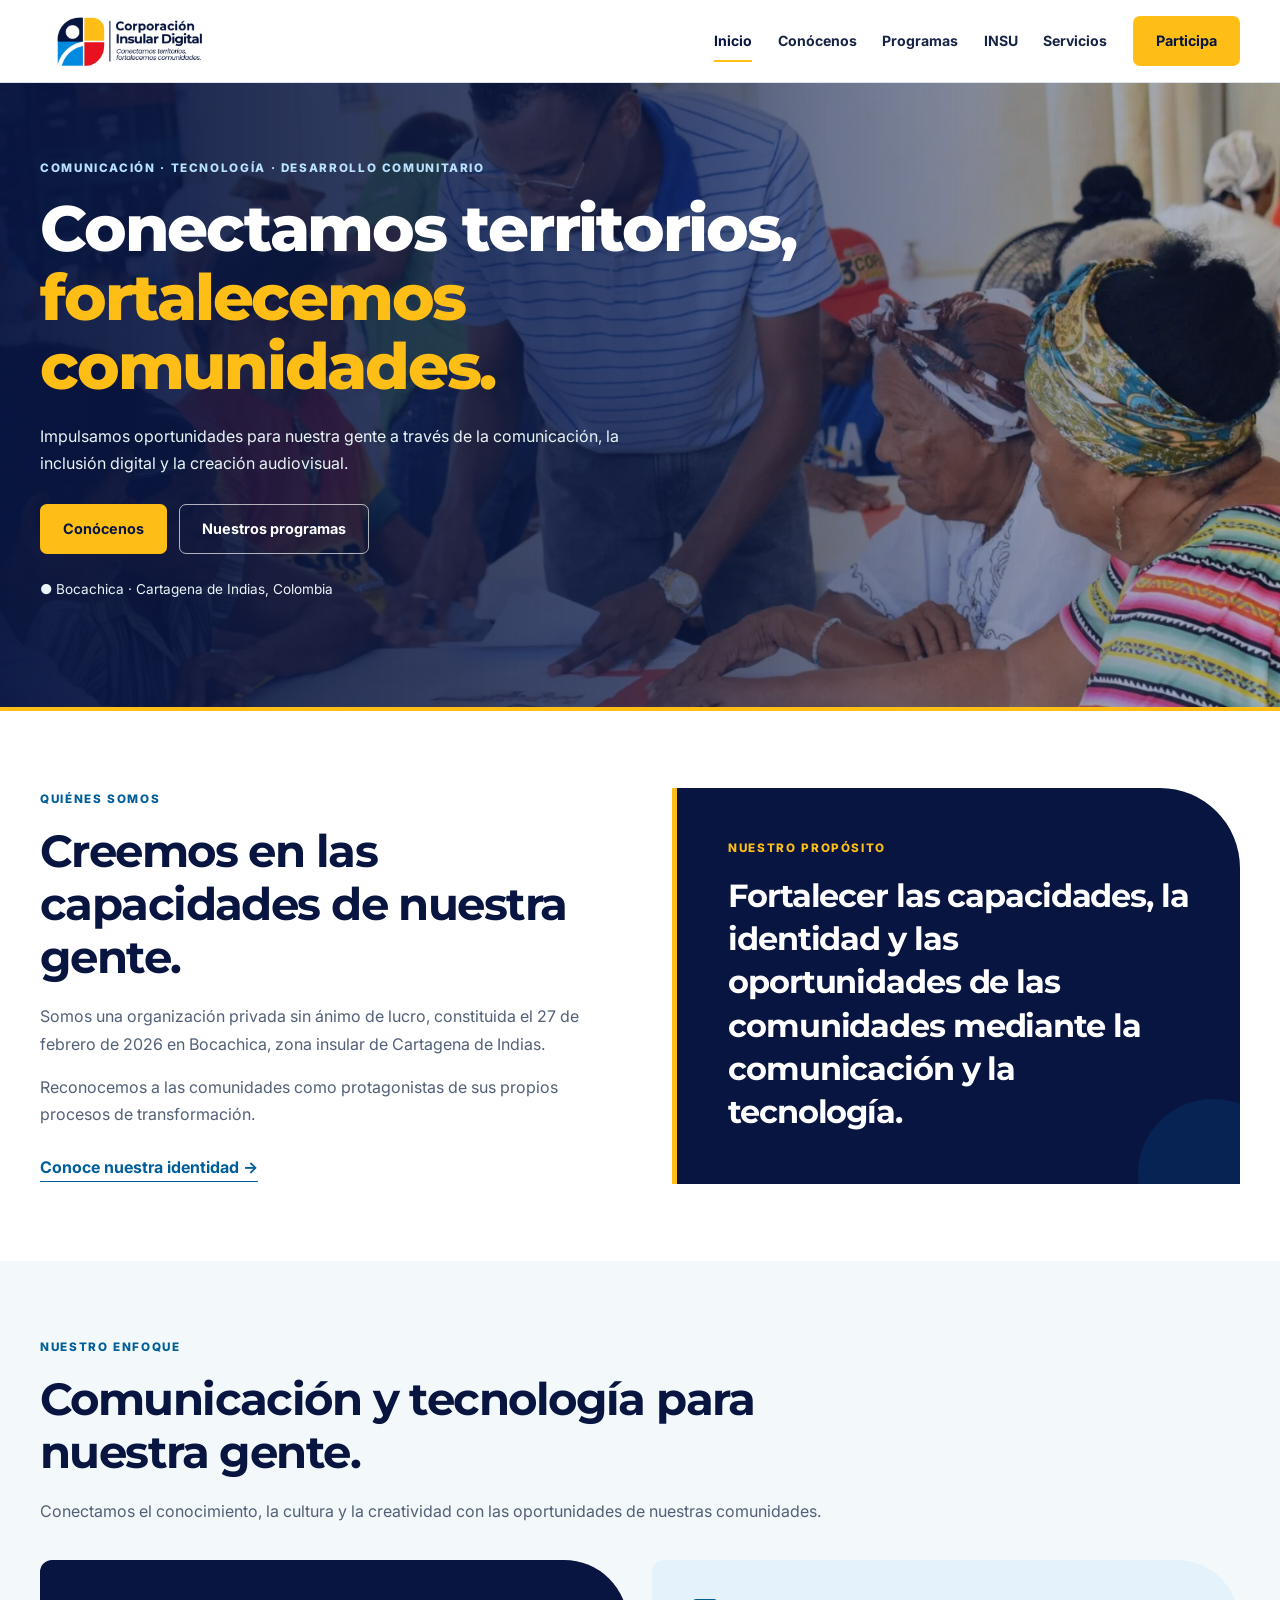
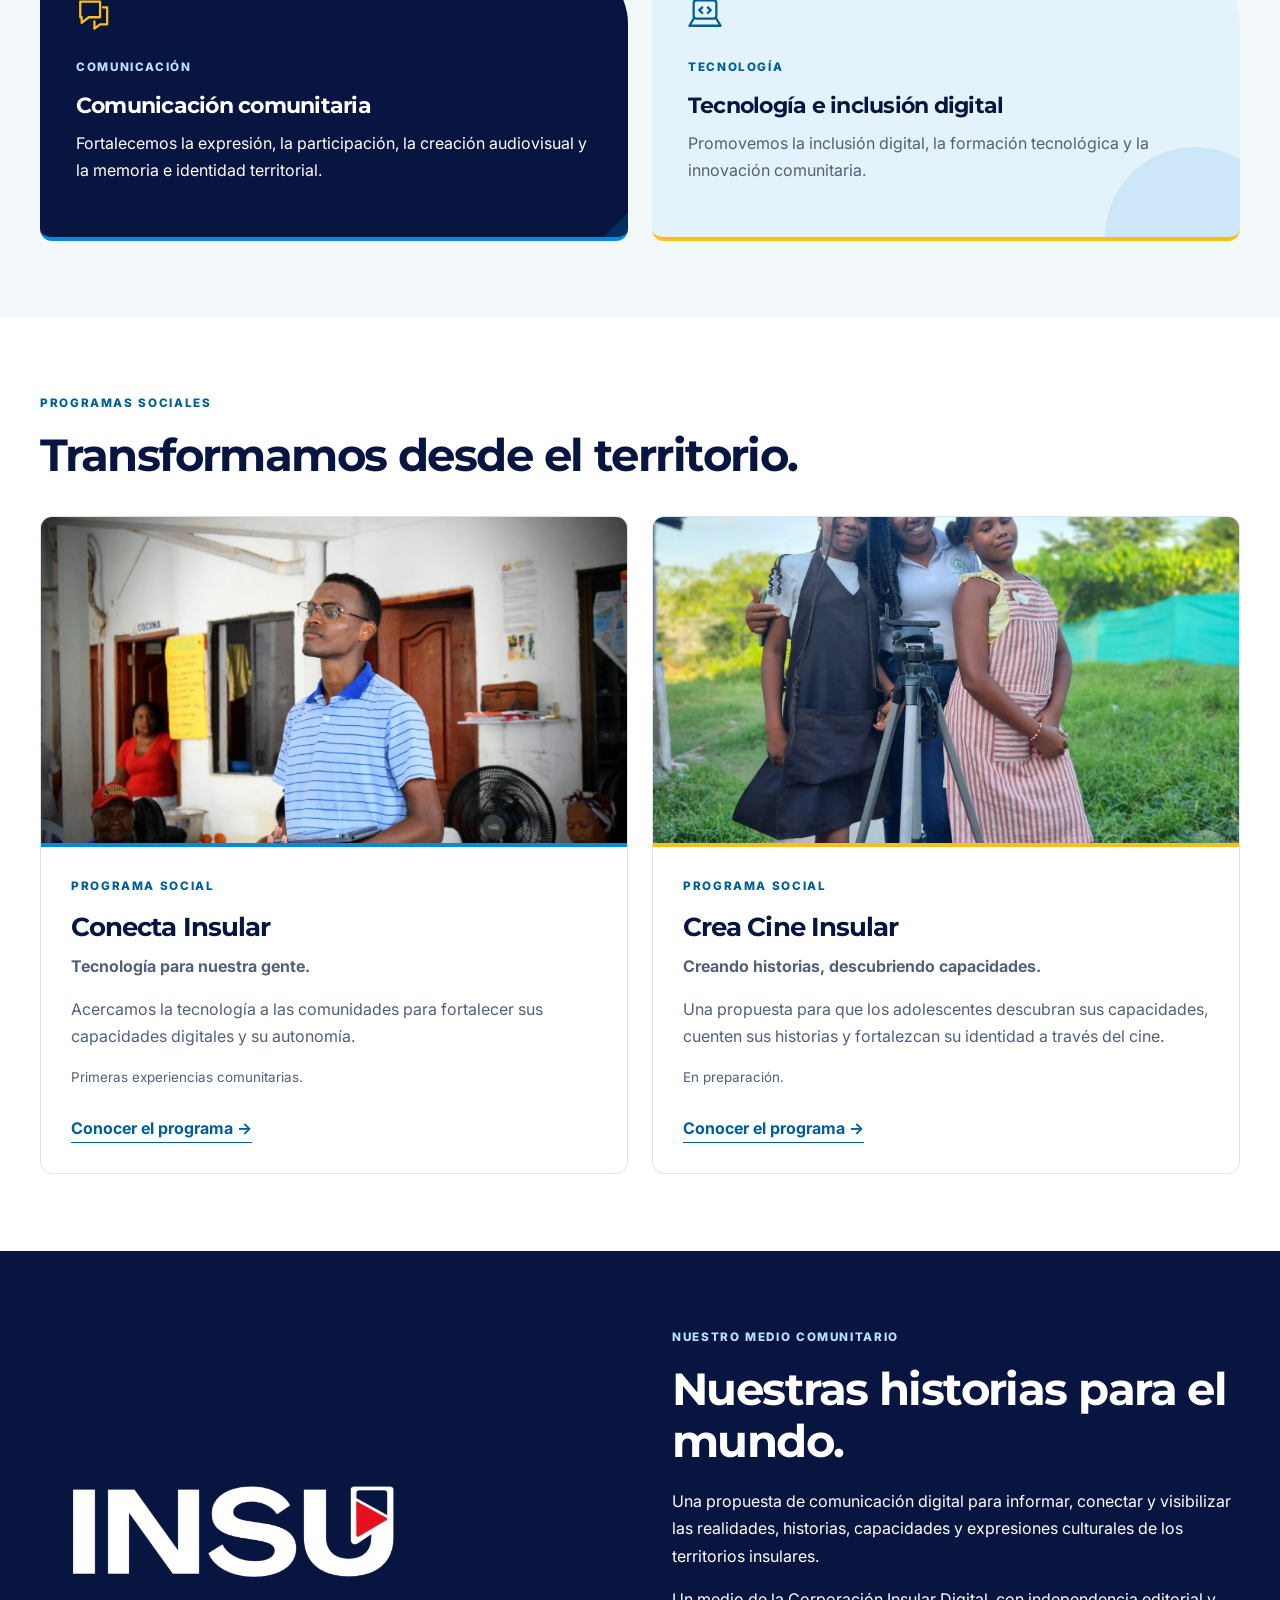
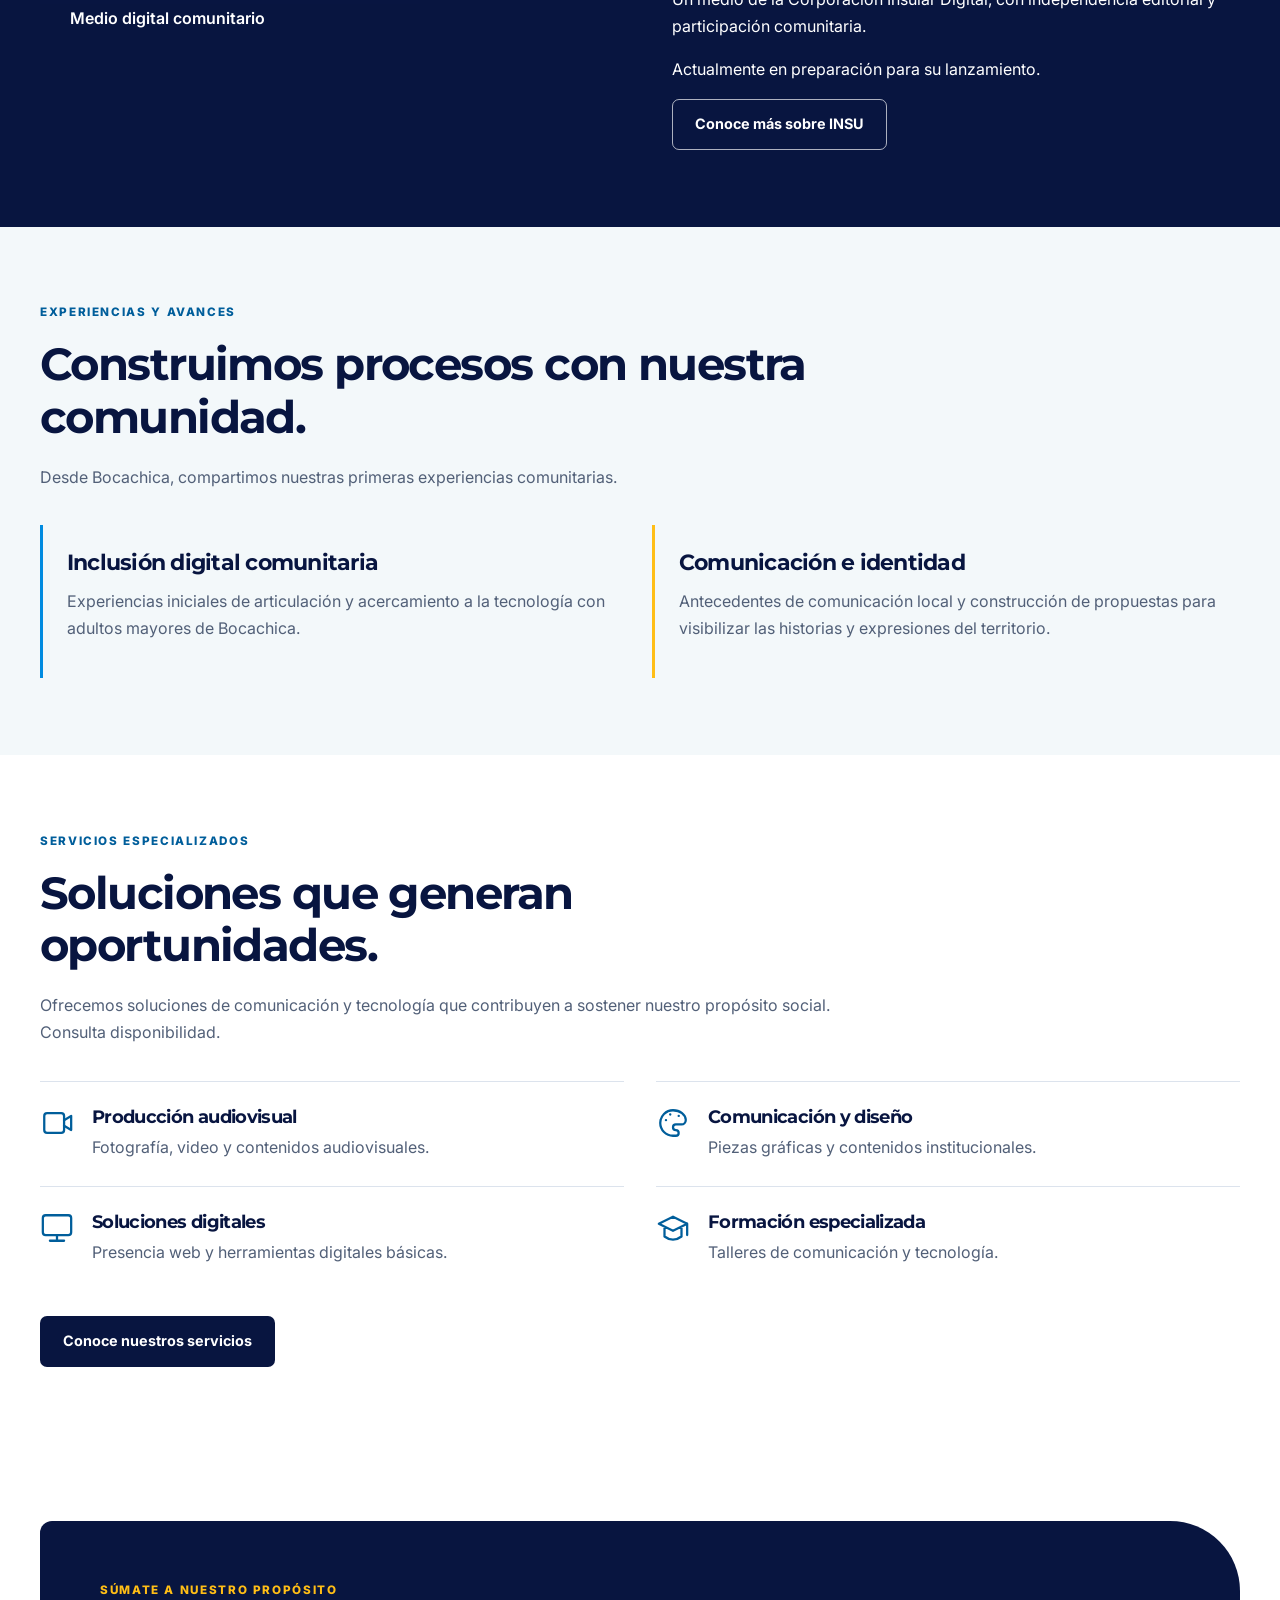
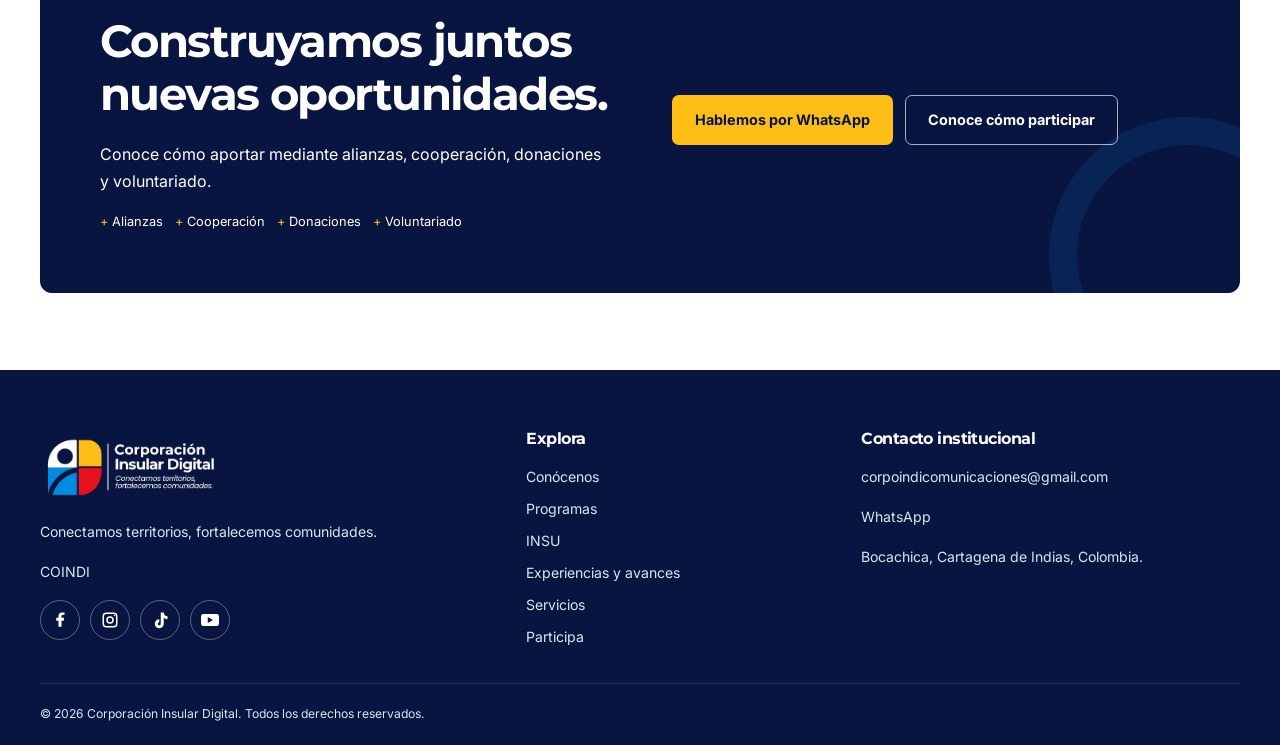
<file: index.html>
<!DOCTYPE html>
<html lang="es"><head><meta charset="utf-8"/><meta content="width=device-width, initial-scale=1" name="viewport"/><meta content="#081540" name="theme-color"/><meta content="Corporación Insular Digital. Comunicación, tecnología y desarrollo comunitario." name="description"/><title>Corporación Insular Digital | COINDI</title><link href="https://fonts.googleapis.com" rel="preconnect"/><link crossorigin="" href="https://fonts.gstatic.com" rel="preconnect"/><link href="https://fonts.googleapis.com/css2?family=Inter:wght@400;500;600;700&amp;family=Montserrat:wght@600;700;800&amp;display=swap" rel="stylesheet"/><link href="style.css?v=20261128-2" rel="stylesheet"/><style>
/* Inicio: logotipo de INSU integrado en el fondo institucional. */
#insu .insu-mark{background:transparent;border:0;border-radius:0;box-shadow:none;padding:0;overflow:visible;display:flex;flex-direction:column;align-items:flex-start;justify-content:center;gap:0;text-align:left;width:min(100%,380px);}
#insu .insu-mark::before,#insu .insu-mark::after{content:none;display:none;}
#insu .insu-logo-home{display:block;width:100%;height:auto;max-height:none;object-fit:contain;margin:0;}
#insu .insu-subtitle{display:block;width:100%;margin:0;padding:4px 0 0 8%;color:#fff;font-weight:600;font-size:1rem;line-height:1.3;}
@media(max-width:600px){#insu .insu-mark{width:min(100%,280px);}#insu .insu-subtitle{font-size:.95rem;}}
</style><style>main > .hero:before{background:linear-gradient(90deg,rgba(8,21,64,.96),rgba(8,21,64,.75) 48%,rgba(8,21,64,.25)),url('assets/bocachica-portada.jpg?v=20261128-2') center/cover no-repeat}</style></head><body>
<a class="skip" href="#contenido">Saltar al contenido</a><header><div class="wrap nav"><a class="brand" href="index.html"><img alt="Corporación Insular Digital" src="assets/logo-coindi-claro.png"/></a><button aria-controls="menu-principal" aria-expanded="false" aria-label="Abrir menú" class="toggle" id="boton-menu" type="button">☰</button><nav aria-label="Navegación principal" class="menu" id="menu-principal"><a aria-current="page" href="index.html">Inicio</a><a href="conocenos.html">Conócenos</a><a href="programas.html">Programas</a><a href="INSU.html">INSU</a><a href="servicios.html">Servicios</a><a class="btn yellow" href="participa.html">Participa</a></nav></div></header>
<main id="contenido"><section class="hero"><div class="wrap"><div class="hero-copy"><div class="eyebrow">Comunicación · Tecnología · Desarrollo comunitario</div><h1>Conectamos territorios, <span>fortalecemos comunidades.</span></h1><p>Impulsamos oportunidades para nuestra gente a través de la comunicación, la inclusión digital y la creación audiovisual.</p><div class="actions"><a class="btn yellow" href="conocenos.html">Conócenos</a><a class="btn white-outline" href="#programas">Nuestros programas</a></div><p class="location">● Bocachica · Cartagena de Indias, Colombia</p></div></div></section>
<section class="section" id="conocenos"><div class="wrap split"><div><div class="eyebrow">Quiénes somos</div><h2>Creemos en las capacidades de nuestra gente.</h2><p>Somos una organización privada sin ánimo de lucro, constituida el 27 de febrero de 2026 en Bocachica, zona insular de Cartagena de Indias.</p><p>Reconocemos a las comunidades como protagonistas de sus propios procesos de transformación.</p><a class="link" href="conocenos.html">Conoce nuestra identidad →</a></div><div class="purpose"><div class="eyebrow">Nuestro propósito</div><h3>Fortalecer las capacidades, la identidad y las oportunidades de las comunidades mediante la comunicación y la tecnología.</h3></div></div></section>
<section class="section light" id="ejes"><div class="wrap"><div class="intro"><div class="eyebrow">Nuestro enfoque</div><h2>Comunicación y tecnología para nuestra gente.</h2><p>Conectamos el conocimiento, la cultura y la creatividad con las oportunidades de nuestras comunidades.</p></div><div class="grid2"><article class="axis axis-dark"><svg class="line-icon" fill="none" stroke="currentColor" stroke-linecap="round" stroke-linejoin="round" stroke-width="1.6" viewbox="0 0 24 24"><path d="M3 4h14v11H9l-5 4v-4H3z M19 8h3v12h-5l-4 3v-5"></path></svg><div class="eyebrow">Comunicación</div><h3>Comunicación comunitaria</h3><p>Fortalecemos la expresión, la participación, la creación audiovisual y la memoria e identidad territorial.</p></article><article class="axis axis-light"><svg class="line-icon" fill="none" stroke="currentColor" stroke-linecap="round" stroke-linejoin="round" stroke-width="1.6" viewbox="0 0 24 24"><rect height="13" rx="2" width="16" x="4" y="3"></rect><path d="M4 16l-3 5h22l-3-5 M10 8l-2 2 2 2 M14 8l2 2-2 2"></path></svg><div class="eyebrow">Tecnología</div><h3>Tecnología e inclusión digital</h3><p>Promovemos la inclusión digital, la formación tecnológica y la innovación comunitaria.</p></article></div></div></section>
<section class="section light" id="programas"><div class="wrap"><div class="intro"><div class="eyebrow">Programas sociales</div><h2>Transformamos desde el territorio.</h2></div><div class="grid2"><article class="card program"><img alt="Herramientas de aprendizaje digital" loading="lazy" src="assets/alfabetizacion-digital.jpg?v=20261128-2"/><div class="content"><div class="eyebrow">Programa social</div><h3>Conecta Insular</h3><p class="program-claim">Tecnología para nuestra gente.</p><p>Acercamos la tecnología a las comunidades para fortalecer sus capacidades digitales y su autonomía.</p><p class="status">Primeras experiencias comunitarias.</p><a class="link" href="programas.html#alfabetizacion">Conocer el programa →</a></div></article><article class="card program accent"><img alt="Creación y narración audiovisual" loading="lazy" src="assets/crea-cine-insular.jpg?v=20261128-2"/><div class="content"><div class="eyebrow">Programa social</div><h3>Crea Cine Insular</h3><p class="program-claim">Creando historias, descubriendo capacidades.</p><p>Una propuesta para que los adolescentes descubran sus capacidades, cuenten sus historias y fortalezcan su identidad a través del cine.</p><p class="status">En preparación.</p><a class="link" href="programas.html#crea-cine">Conocer el programa →</a></div></article></div></div></section>
<section class="section insu inverse" id="insu"><div class="wrap split"><div class="insu-mark"><img src="assets/logo-insu-oscuro.png" alt="INSU" loading="lazy" class="insu-logo-home"/><span class="insu-subtitle">Medio digital comunitario</span></div><div><div class="eyebrow">Nuestro medio comunitario</div><h2>Nuestras historias para el mundo.</h2><p>Una propuesta de comunicación digital para informar, conectar y visibilizar las realidades, historias, capacidades y expresiones culturales de los territorios insulares.</p><p>Un medio de la Corporación Insular Digital, con independencia editorial y participación comunitaria.</p><p>Actualmente en preparación para su lanzamiento.</p><a class="btn white-outline" href="INSU.html">Conoce más sobre INSU</a></div></div></section>
<section class="section light" id="impacto"><div class="wrap"><div class="intro"><div class="eyebrow">Experiencias y avances</div><h2>Construimos procesos con nuestra comunidad.</h2><p>Desde Bocachica, compartimos nuestras primeras experiencias comunitarias.</p></div><div class="grid2"><article class="experience"><h3>Inclusión digital comunitaria</h3><p>Experiencias iniciales de articulación y acercamiento a la tecnología con adultos mayores de Bocachica.</p></article><article class="experience"><h3>Comunicación e identidad</h3><p>Antecedentes de comunicación local y construcción de propuestas para visibilizar las historias y expresiones del territorio.</p></article></div></div></section>
<section class="section" id="servicios"><div class="wrap"><div class="intro"><div class="eyebrow">Servicios especializados</div><h2>Soluciones que generan oportunidades.</h2><p>Ofrecemos soluciones de comunicación y tecnología que contribuyen a sostener nuestro propósito social. Consulta disponibilidad.</p></div><div class="service-list">
<article class="service"><svg aria-hidden="true" class="line-icon" fill="none" stroke="currentColor" stroke-linecap="round" stroke-linejoin="round" stroke-width="1.6" viewbox="0 0 24 24"><rect height="14" rx="2" width="14" x="3" y="5"></rect><path d="m17 10 5-3v10l-5-3"></path></svg><div><h3>Producción audiovisual</h3><p>Fotografía, video y contenidos audiovisuales.</p></div></article><article class="service"><svg aria-hidden="true" class="line-icon" fill="none" stroke="currentColor" stroke-linecap="round" stroke-linejoin="round" stroke-width="1.6" viewbox="0 0 24 24"><path d="M12 3a9 9 0 1 0 0 18h2a2 2 0 0 0 0-4 2 2 0 0 1 0-4h4a3 3 0 0 0 3-3c0-4-4-7-9-7z M7 10h.1 M10 6h.1 M16 7h.1"></path></svg><div><h3>Comunicación y diseño</h3><p>Piezas gráficas y contenidos institucionales.</p></div></article><article class="service"><svg aria-hidden="true" class="line-icon" fill="none" stroke="currentColor" stroke-linecap="round" stroke-linejoin="round" stroke-width="1.6" viewbox="0 0 24 24"><rect height="14" rx="2" width="20" x="2" y="3"></rect><path d="M12 17v4 M7 21h10"></path></svg><div><h3>Soluciones digitales</h3><p>Presencia web y herramientas digitales básicas.</p></div></article><article class="service"><svg aria-hidden="true" class="line-icon" fill="none" stroke="currentColor" stroke-linecap="round" stroke-linejoin="round" stroke-width="1.6" viewbox="0 0 24 24"><path d="m2 9 10-5 10 5-10 5z M6 11v7c4 3 8 3 12 0v-7 M22 9v8"></path></svg><div><h3>Formación especializada</h3><p>Talleres de comunicación y tecnología.</p></div></article></div><div class="actions"><a class="btn dark" href="servicios.html">Conoce nuestros servicios</a></div></div></section>
<section class="section call" id="participa"><div class="wrap split"><div><div class="eyebrow">Súmate a nuestro propósito</div><h2>Construyamos juntos nuevas oportunidades.</h2><p>Conoce cómo aportar mediante alianzas, cooperación, donaciones y voluntariado.</p><div class="participation-types"><span>Alianzas</span><span>Cooperación</span><span>Donaciones</span><span>Voluntariado</span></div></div><div class="actions"><a class="btn yellow" href="https://wa.me/573215978125?text=Hola%2C%20quiero%20apoyar%20a%20la%20Corporaci%C3%B3n">Hablemos por WhatsApp</a><a class="btn white-outline" href="participa.html">Conoce cómo participar</a></div></div></section></main>
<footer><div class="wrap"><div class="footer-grid"><div><img alt="Corporación Insular Digital" class="footer-logo" loading="lazy" src="assets/logo-coindi-oscuro.png"/><p>Conectamos territorios, fortalecemos comunidades.</p><p>COINDI</p><nav class="footer-social" aria-label="Redes sociales de COINDI"><a href="https://www.facebook.com/corpoindi" target="_blank" rel="noopener noreferrer" aria-label="Facebook de COINDI" title="Facebook"><svg viewBox="0 0 24 24" aria-hidden="true" focusable="false"><path fill-rule="evenodd" d="M14 21v-8h3l.5-4H14V7c0-1 .5-2 2-2h2V2h-3c-4 0-5 2-5 5v2H7v4h3v8z"/></svg></a><a href="https://www.instagram.com/corpoindi/" target="_blank" rel="noopener noreferrer" aria-label="Instagram de COINDI" title="Instagram"><svg viewBox="0 0 24 24" aria-hidden="true" focusable="false"><path fill-rule="evenodd" d="M7 2h10a5 5 0 0 1 5 5v10a5 5 0 0 1-5 5H7a5 5 0 0 1-5-5V7a5 5 0 0 1 5-5z M7 4a3 3 0 0 0-3 3v10a3 3 0 0 0 3 3h10a3 3 0 0 0 3-3V7a3 3 0 0 0-3-3z M12 7a5 5 0 1 0 0 10 5 5 0 0 0 0-10z M12 9a3 3 0 1 1 0 6 3 3 0 0 1 0-6z M18 5a1 1 0 1 0 0 2 1 1 0 0 0 0-2z"/></svg></a><a href="https://www.tiktok.com/@corpoindi" target="_blank" rel="noopener noreferrer" aria-label="TikTok de COINDI" title="TikTok"><svg viewBox="0 0 24 24" aria-hidden="true" focusable="false"><path fill-rule="evenodd" d="M13 2h4c0 3 2 5 5 5v4c-2 0-4-1-5-2v8a6 6 0 1 1-6-6v4a2 2 0 1 0 2 2z"/></svg></a><a href="https://www.youtube.com/@corpoindi" target="_blank" rel="noopener noreferrer" aria-label="YouTube de COINDI" title="YouTube"><svg viewBox="0 0 24 24" aria-hidden="true" focusable="false"><path fill-rule="evenodd" d="M3 4h18q3 0 3 4v8q0 4-3 4H3q-3 0-3-4V8q0-4 3-4z M9 8v8l7-4z"/></svg></a></nav></div><div><h3>Explora</h3><nav aria-label="Enlaces del pie de página" class="footer-links"><a href="conocenos.html">Conócenos</a><a href="programas.html">Programas</a><a href="INSU.html">INSU</a><a href="#impacto">Experiencias y avances</a><a href="servicios.html">Servicios</a><a href="participa.html">Participa</a></nav></div><div><h3>Contacto institucional</h3><p><a href="mailto:corpoindicomunicaciones@gmail.com">corpoindicomunicaciones@gmail.com</a></p><p><a href="https://wa.me/573215978125">WhatsApp</a></p><p>Bocachica, Cartagena de Indias, Colombia.</p></div></div><div class="legal">© <span id="anio">2026</span> Corporación Insular Digital. Todos los derechos reservados.</div></div></footer>
<script>const boton=document.getElementById('boton-menu'),menu=document.getElementById('menu-principal');function abrir(estado){menu.classList.toggle('open',estado);boton.setAttribute('aria-expanded',String(estado));boton.setAttribute('aria-label',estado?'Cerrar menú':'Abrir menú');boton.textContent=estado?'✕':'☰';}boton.addEventListener('click',()=>abrir(!menu.classList.contains('open')));menu.querySelectorAll('a').forEach(a=>a.addEventListener('click',()=>abrir(false)));document.addEventListener('click',e=>{if(!menu.contains(e.target)&&!boton.contains(e.target))abrir(false)});document.addEventListener('keydown',e=>{if(e.key==='Escape'&&menu.classList.contains('open')){abrir(false);boton.focus()}});window.matchMedia('(max-width:600px)').addEventListener('change',()=>abrir(false));document.getElementById('anio').textContent=new Date().getFullYear();document.documentElement.classList.add('js');</script></body></html>
</file>
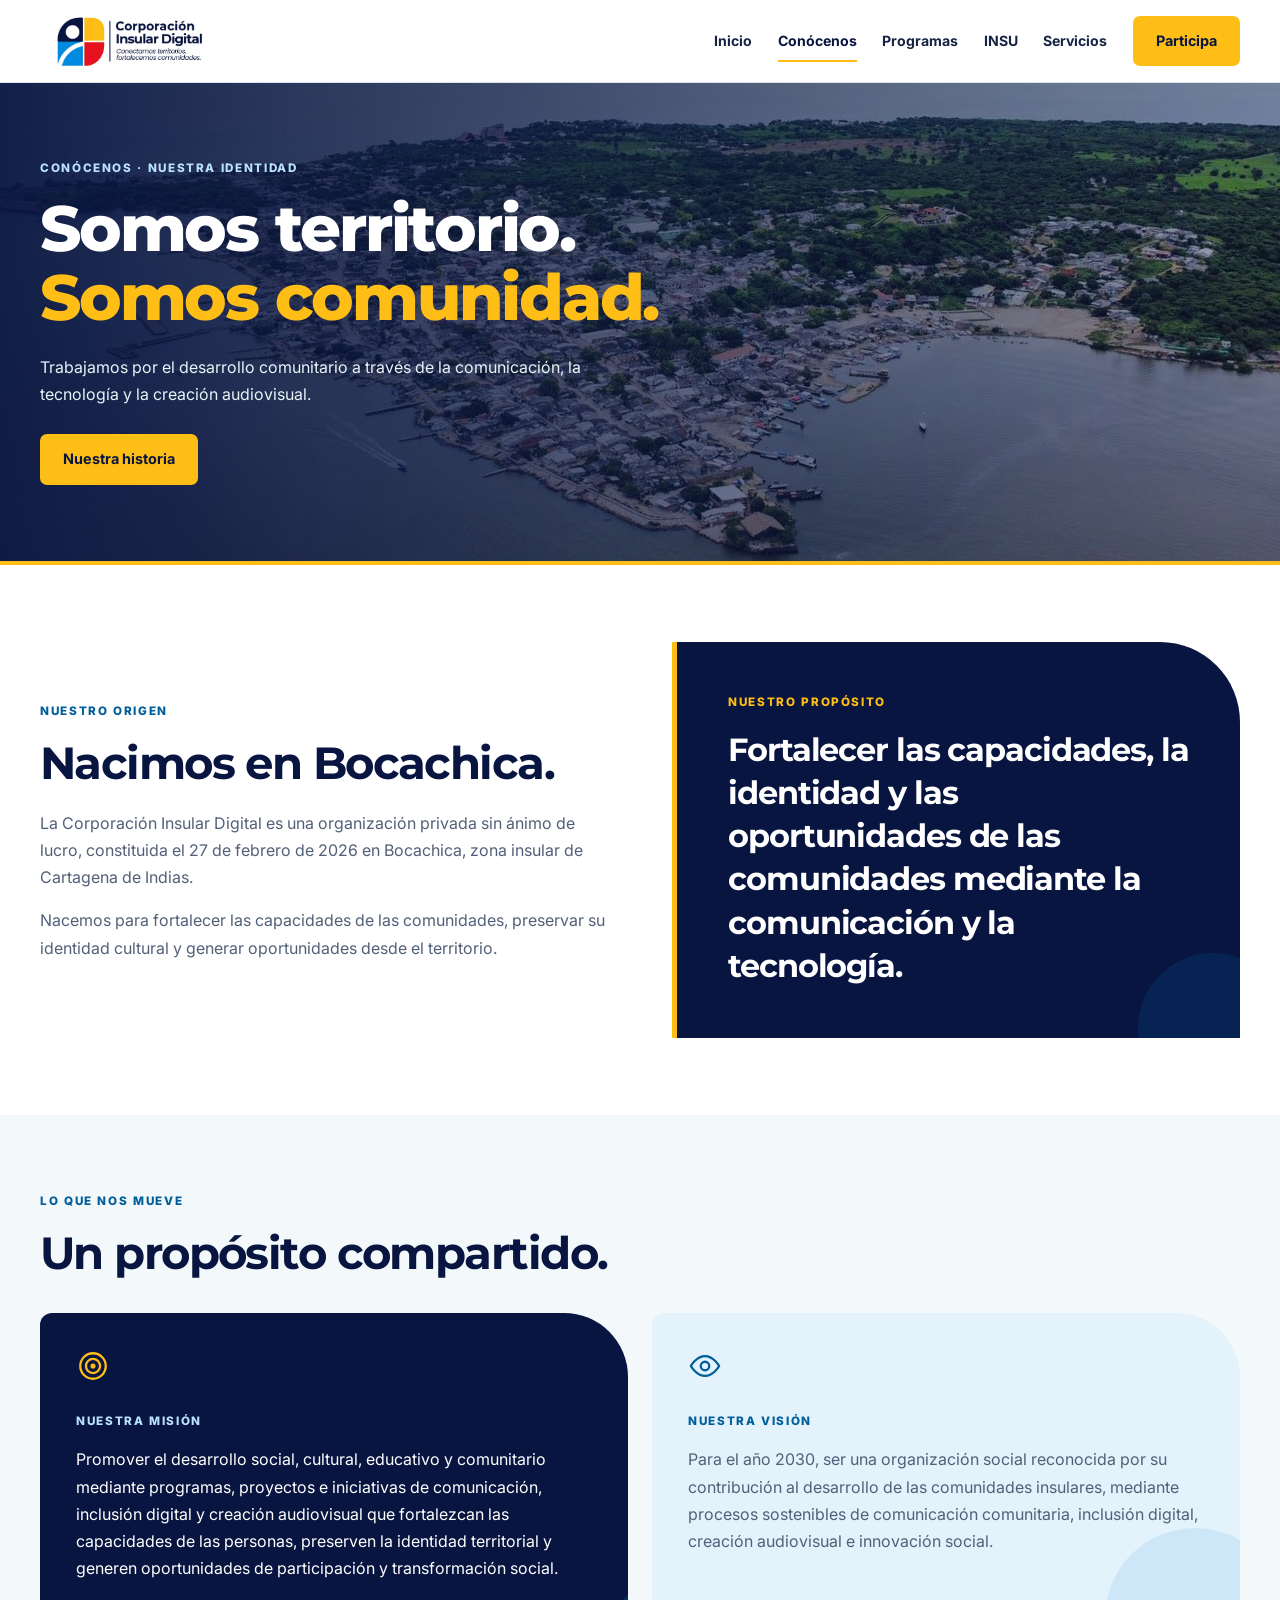
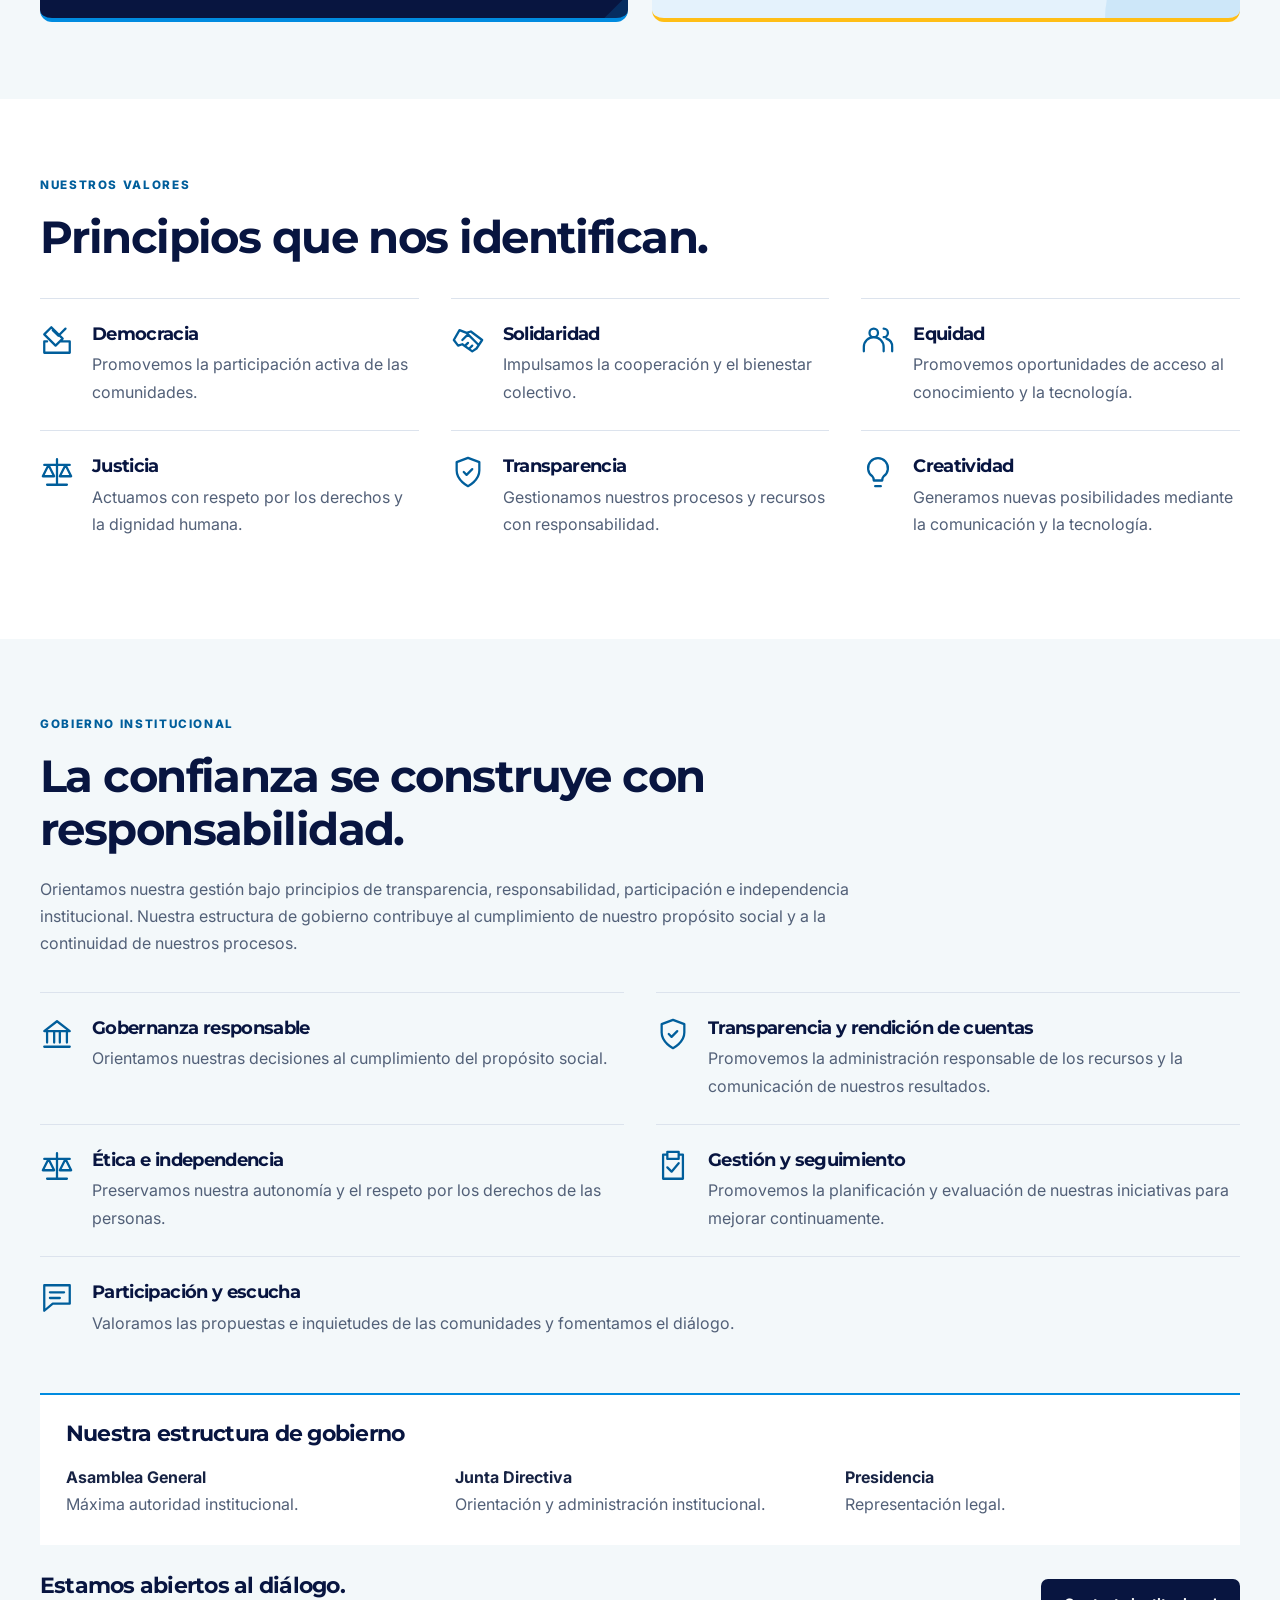
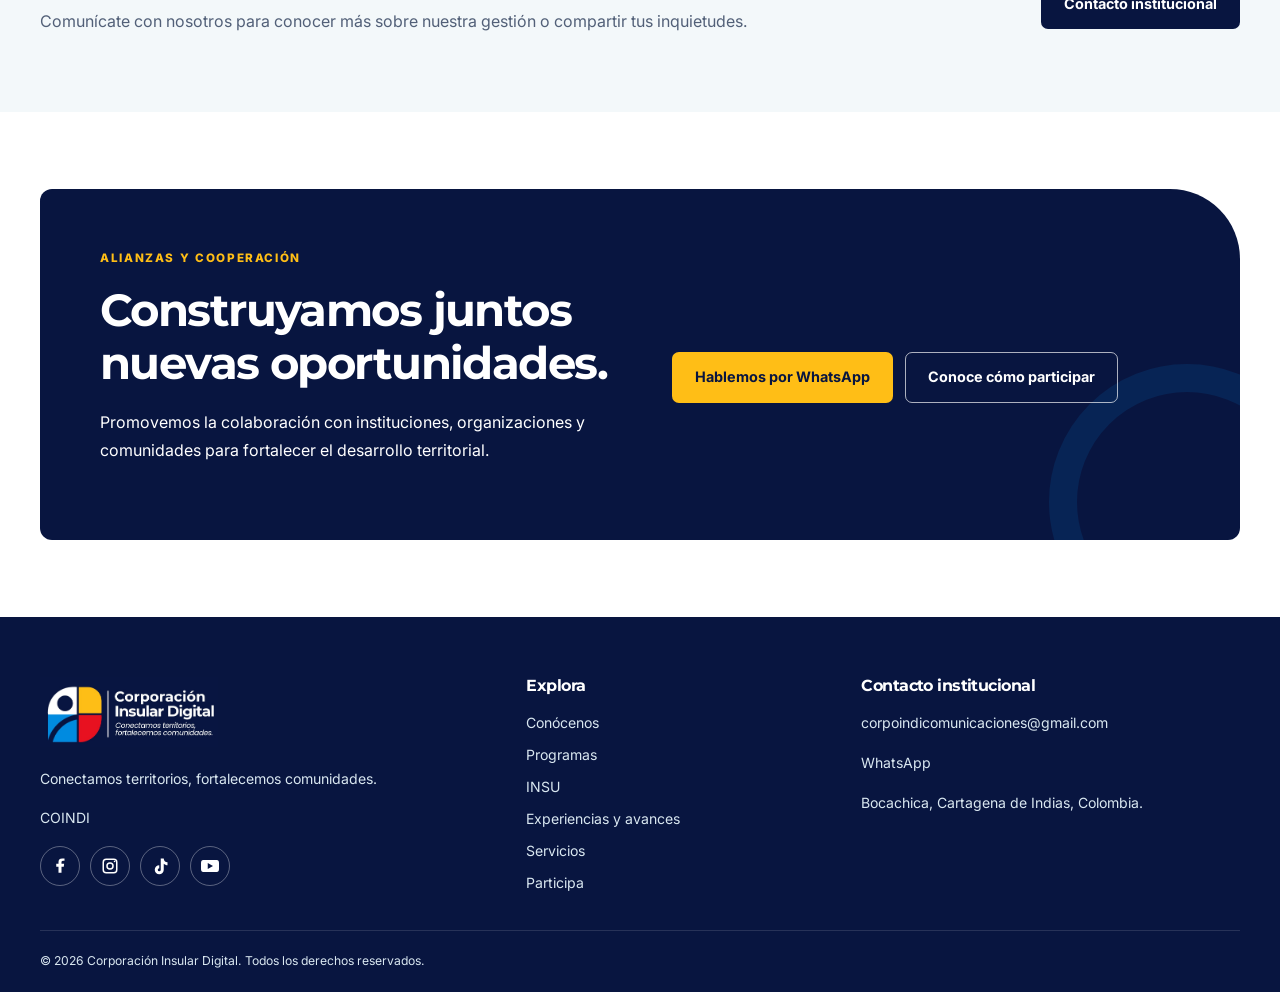
<file: conocenos.html>
<!DOCTYPE html>

<html lang="es"><head><meta charset="utf-8"/><meta content="width=device-width, initial-scale=1" name="viewport"/><meta content="#081540" name="theme-color"/><meta content="Conoce nuestra historia, propósito y valores." name="description"/><title>Conócenos | Corporación Insular Digital</title><link href="https://fonts.googleapis.com" rel="preconnect"/><link crossorigin="" href="https://fonts.gstatic.com" rel="preconnect"/><link href="style.css?v=20261127-6" rel="stylesheet"/><link href="https://fonts.googleapis.com/css2?family=Inter:wght@400;500;600;700&amp;family=Montserrat:wght@600;700;800&amp;display=swap" rel="stylesheet"/></head><body class="about-page">
<a class="skip" href="#contenido">Saltar al contenido</a><header><div class="wrap nav"><a class="brand" href="index.html"><img alt="Corporación Insular Digital" src="assets/logo-coindi-claro.png"/></a><button aria-controls="menu-principal" aria-expanded="false" aria-label="Abrir menú" class="toggle" id="boton-menu" type="button">☰</button><nav aria-label="Navegación principal" class="menu" id="menu-principal"><a href="index.html">Inicio</a><a aria-current="page" href="conocenos.html">Conócenos</a><a href="programas.html">Programas</a><a href="INSU.html">INSU</a><a href="servicios.html">Servicios</a><a class="btn yellow" href="participa.html">Participa</a></nav></div></header>
<main id="contenido"><section class="hero interior-hero"><div class="wrap"><div class="hero-copy"><div class="eyebrow">Conócenos · Nuestra identidad</div><h1>Somos territorio. <span>Somos comunidad.</span></h1><p>Trabajamos por el desarrollo comunitario a través de la comunicación, la tecnología y la creación audiovisual.</p><div class="actions"><a class="btn yellow" href="#historia">Nuestra historia</a></div></div></div></section>
<section class="section" id="historia"><div class="wrap split"><div><div class="eyebrow">Nuestro origen</div><h2>Nacimos en Bocachica.</h2><p>La Corporación Insular Digital es una organización privada sin ánimo de lucro, constituida el 27 de febrero de 2026 en Bocachica, zona insular de Cartagena de Indias.</p><p>Nacemos para fortalecer las capacidades de las comunidades, preservar su identidad cultural y generar oportunidades desde el territorio.</p></div><div class="purpose"><div class="eyebrow">Nuestro propósito</div><h3>Fortalecer las capacidades, la identidad y las oportunidades de las comunidades mediante la comunicación y la tecnología.</h3></div></div></section>
<section class="section light"><div class="wrap"><div class="intro"><div class="eyebrow">Lo que nos mueve</div><h2>Un propósito compartido.</h2></div><div class="grid2"><article class="axis axis-dark"><svg aria-hidden="true" class="line-icon" viewbox="0 0 24 24"><circle cx="12" cy="12" r="9"></circle><circle cx="12" cy="12" r="5"></circle><circle cx="12" cy="12" r="1"></circle></svg><div class="eyebrow">Nuestra misión</div><p>Promover el desarrollo social, cultural, educativo y comunitario mediante programas, proyectos e iniciativas de comunicación, inclusión digital y creación audiovisual que fortalezcan las capacidades de las personas, preserven la identidad territorial y generen oportunidades de participación y transformación social.</p></article><article class="axis axis-light"><svg aria-hidden="true" class="line-icon" viewbox="0 0 24 24"><path d="M2 12s4-7 10-7 10 7 10 7-4 7-10 7S2 12 2 12Z"></path><circle cx="12" cy="12" r="3"></circle></svg><div class="eyebrow">Nuestra visión</div><p>Para el año 2030, ser una organización social reconocida por su contribución al desarrollo de las comunidades insulares, mediante procesos sostenibles de comunicación comunitaria, inclusión digital, creación audiovisual e innovación social.</p></article></div></div></section>
<section class="section"><div class="wrap"><div class="intro"><div class="eyebrow">Nuestros valores</div><h2>Principios que nos identifican.</h2></div><div class="service-list values-grid"><article class="service"><svg aria-hidden="true" class="line-icon" fill="none" stroke="currentColor" stroke-linecap="round" stroke-linejoin="round" stroke-width="1.6" viewbox="0 0 24 24"><path d="m9 5 4 4 5-5M8 3l8 8-5 5-8-8zM5 13H3v8h18v-8h-6"></path></svg><div><h3>Democracia</h3><p>Promovemos la participación activa de las comunidades.</p></div></article><article class="service"><svg aria-hidden="true" class="line-icon" fill="none" stroke="currentColor" stroke-linecap="round" stroke-linejoin="round" stroke-width="1.6" viewbox="0 0 24 24"><path d="m2 12 4-7 5 2 3-1 8 6-4 6-3 2-7-5-3 1zM8 12l4-4 7 7M10 16l2-2M13 18l2-2"></path></svg><div><h3>Solidaridad</h3><p>Impulsamos la cooperación y el bienestar colectivo.</p></div></article><article class="service"><svg aria-hidden="true" class="line-icon" fill="none" stroke="currentColor" stroke-linecap="round" stroke-linejoin="round" stroke-width="1.6" viewbox="0 0 24 24"><circle cx="9" cy="7" r="3"></circle><path d="M2 20v-3a7 7 0 0 1 14 0v3M16 4a3 3 0 0 1 0 6M22 20v-3a6 6 0 0 0-4-6"></path></svg><div><h3>Equidad</h3><p>Promovemos oportunidades de acceso al conocimiento y la tecnología.</p></div></article><article class="service"><svg aria-hidden="true" class="line-icon" fill="none" stroke="currentColor" stroke-linecap="round" stroke-linejoin="round" stroke-width="1.6" viewbox="0 0 24 24"><path d="M12 3v18M5 21h14M3 7h18M6 7l-4 8h8L6 7ZM18 7l-4 8h8l-4-8Z"></path></svg><div><h3>Justicia</h3><p>Actuamos con respeto por los derechos y la dignidad humana.</p></div></article><article class="service"><svg aria-hidden="true" class="line-icon" fill="none" stroke="currentColor" stroke-linecap="round" stroke-linejoin="round" stroke-width="1.6" viewbox="0 0 24 24"><path d="M12 22s8-4 8-11V5l-8-3-8 3v6c0 7 8 11 8 11Z M9 12l2 2 4-4"></path></svg><div><h3>Transparencia</h3><p>Gestionamos nuestros procesos y recursos con responsabilidad.</p></div></article><article class="service"><svg aria-hidden="true" class="line-icon" fill="none" stroke="currentColor" stroke-linecap="round" stroke-linejoin="round" stroke-width="1.6" viewbox="0 0 24 24"><path d="M9 18h6M10 22h4M8 15a7 7 0 1 1 8 0c-1 1-1 2-1 3H9c0-1 0-2-1-3Z"></path></svg><div><h3>Creatividad</h3><p>Generamos nuevas posibilidades mediante la comunicación y la tecnología.</p></div></article></div></div></section><section class="section light" id="gobierno"><div class="wrap"><div class="intro"><div class="eyebrow">Gobierno institucional</div><h2>La confianza se construye con responsabilidad.</h2><p>Orientamos nuestra gestión bajo principios de transparencia, responsabilidad, participación e independencia institucional. Nuestra estructura de gobierno contribuye al cumplimiento de nuestro propósito social y a la continuidad de nuestros procesos.</p></div><div class="service-list trust-grid"><article class="service"><svg aria-hidden="true" class="line-icon" viewbox="0 0 24 24"><path d="M3 10h18L12 3 3 10ZM5 10v8M10 10v8M14 10v8M19 10v8M3 21h18"></path></svg><div><h3>Gobernanza responsable</h3><p>Orientamos nuestras decisiones al cumplimiento del propósito social.</p></div></article><article class="service"><svg aria-hidden="true" class="line-icon" viewbox="0 0 24 24"><path d="M12 22s8-4 8-11V5l-8-3-8 3v6c0 7 8 11 8 11ZM9 12l2 2 4-4"></path></svg><div><h3>Transparencia y rendición de cuentas</h3><p>Promovemos la administración responsable de los recursos y la comunicación de nuestros resultados.</p></div></article><article class="service"><svg aria-hidden="true" class="line-icon" viewbox="0 0 24 24"><path d="M12 3v18M5 21h14M3 7h18M6 7l-4 8h8L6 7ZM18 7l-4 8h8l-4-8Z"></path></svg><div><h3>Ética e independencia</h3><p>Preservamos nuestra autonomía y el respeto por los derechos de las personas.</p></div></article><article class="service"><svg aria-hidden="true" class="line-icon" viewbox="0 0 24 24"><path d="M8 4H5v17h14V4h-3M8 2h8v5H8zM8 13l3 3 5-6"></path></svg><div><h3>Gestión y seguimiento</h3><p>Promovemos la planificación y evaluación de nuestras iniciativas para mejorar continuamente.</p></div></article><article class="service"><svg aria-hidden="true" class="line-icon" viewbox="0 0 24 24"><path d="M3 3h18v13H9l-6 5V3ZM7 8h10M7 12h7"></path></svg><div><h3>Participación y escucha</h3><p>Valoramos las propuestas e inquietudes de las comunidades y fomentamos el diálogo.</p></div></article></div><div class="trust-structure"><h3>Nuestra estructura de gobierno</h3><div class="trust-org"><div><strong>Asamblea General</strong><p>Máxima autoridad institucional.</p></div><div><strong>Junta Directiva</strong><p>Orientación y administración institucional.</p></div><div><strong>Presidencia</strong><p>Representación legal.</p></div></div></div><div class="trust-contact"><div><h3>Estamos abiertos al diálogo.</h3><p>Comunícate con nosotros para conocer más sobre nuestra gestión o compartir tus inquietudes.</p></div><a class="btn dark" href="https://wa.me/573215978125">Contacto institucional</a></div></div></section><section class="section call"><div class="wrap split"><div><div class="eyebrow">Alianzas y cooperación</div><h2>Construyamos juntos nuevas oportunidades.</h2><p>Promovemos la colaboración con instituciones, organizaciones y comunidades para fortalecer el desarrollo territorial.</p></div><div class="actions"><a class="btn yellow" href="https://wa.me/573215978125">Hablemos por WhatsApp</a><a class="btn white-outline" href="participa.html">Conoce cómo participar</a></div></div></section></main>
<footer><div class="wrap"><div class="footer-grid"><div><img alt="Corporación Insular Digital" class="footer-logo" loading="lazy" src="assets/logo-coindi-oscuro.png"/><p>Conectamos territorios, fortalecemos comunidades.</p><p>COINDI</p><nav aria-label="Redes sociales de COINDI" class="footer-social"><a aria-label="Facebook de COINDI" href="https://www.facebook.com/corpoindi" rel="noopener noreferrer" target="_blank" title="Facebook"><svg aria-hidden="true" focusable="false" viewbox="0 0 24 24"><path d="M14 21v-8h3l.5-4H14V7c0-1 .5-2 2-2h2V2h-3c-4 0-5 2-5 5v2H7v4h3v8z" fill-rule="evenodd"></path></svg></a><a aria-label="Instagram de COINDI" href="https://www.instagram.com/corpoindi/" rel="noopener noreferrer" target="_blank" title="Instagram"><svg aria-hidden="true" focusable="false" viewbox="0 0 24 24"><path d="M7 2h10a5 5 0 0 1 5 5v10a5 5 0 0 1-5 5H7a5 5 0 0 1-5-5V7a5 5 0 0 1 5-5z M7 4a3 3 0 0 0-3 3v10a3 3 0 0 0 3 3h10a3 3 0 0 0 3-3V7a3 3 0 0 0-3-3z M12 7a5 5 0 1 0 0 10 5 5 0 0 0 0-10z M12 9a3 3 0 1 1 0 6 3 3 0 0 1 0-6z M18 5a1 1 0 1 0 0 2 1 1 0 0 0 0-2z" fill-rule="evenodd"></path></svg></a><a aria-label="TikTok de COINDI" href="https://www.tiktok.com/@corpoindi" rel="noopener noreferrer" target="_blank" title="TikTok"><svg aria-hidden="true" focusable="false" viewbox="0 0 24 24"><path d="M13 2h4c0 3 2 5 5 5v4c-2 0-4-1-5-2v8a6 6 0 1 1-6-6v4a2 2 0 1 0 2 2z" fill-rule="evenodd"></path></svg></a><a aria-label="YouTube de COINDI" href="https://www.youtube.com/@corpoindi" rel="noopener noreferrer" target="_blank" title="YouTube"><svg aria-hidden="true" focusable="false" viewbox="0 0 24 24"><path d="M3 4h18q3 0 3 4v8q0 4-3 4H3q-3 0-3-4V8q0-4 3-4z M9 8v8l7-4z" fill-rule="evenodd"></path></svg></a></nav></div><div><h3>Explora</h3><nav aria-label="Enlaces del pie de página" class="footer-links"><a href="conocenos.html">Conócenos</a><a href="programas.html">Programas</a><a href="INSU.html">INSU</a><a href="index.html#impacto">Experiencias y avances</a><a href="servicios.html">Servicios</a><a href="participa.html">Participa</a></nav></div><div><h3>Contacto institucional</h3><p><a href="mailto:corpoindicomunicaciones@gmail.com">corpoindicomunicaciones@gmail.com</a></p><p><a href="https://wa.me/573215978125">WhatsApp</a></p><p>Bocachica, Cartagena de Indias, Colombia.</p></div></div><div class="legal">© <span id="anio">2026</span> Corporación Insular Digital. Todos los derechos reservados.</div></div></footer>
<script>const boton=document.getElementById('boton-menu'),menu=document.getElementById('menu-principal');function abrir(estado){menu.classList.toggle('open',estado);boton.setAttribute('aria-expanded',String(estado));boton.setAttribute('aria-label',estado?'Cerrar menú':'Abrir menú');boton.textContent=estado?'✕':'☰';}boton.addEventListener('click',()=>abrir(!menu.classList.contains('open')));menu.querySelectorAll('a').forEach(a=>a.addEventListener('click',()=>abrir(false)));document.addEventListener('click',e=>{if(!menu.contains(e.target)&&!boton.contains(e.target))abrir(false)});document.addEventListener('keydown',e=>{if(e.key==='Escape'&&menu.classList.contains('open')){abrir(false);boton.focus()}});window.matchMedia('(max-width:600px)').addEventListener('change',()=>abrir(false));document.getElementById('anio').textContent=new Date().getFullYear();document.documentElement.classList.add('js');</script></body></html>
</file>
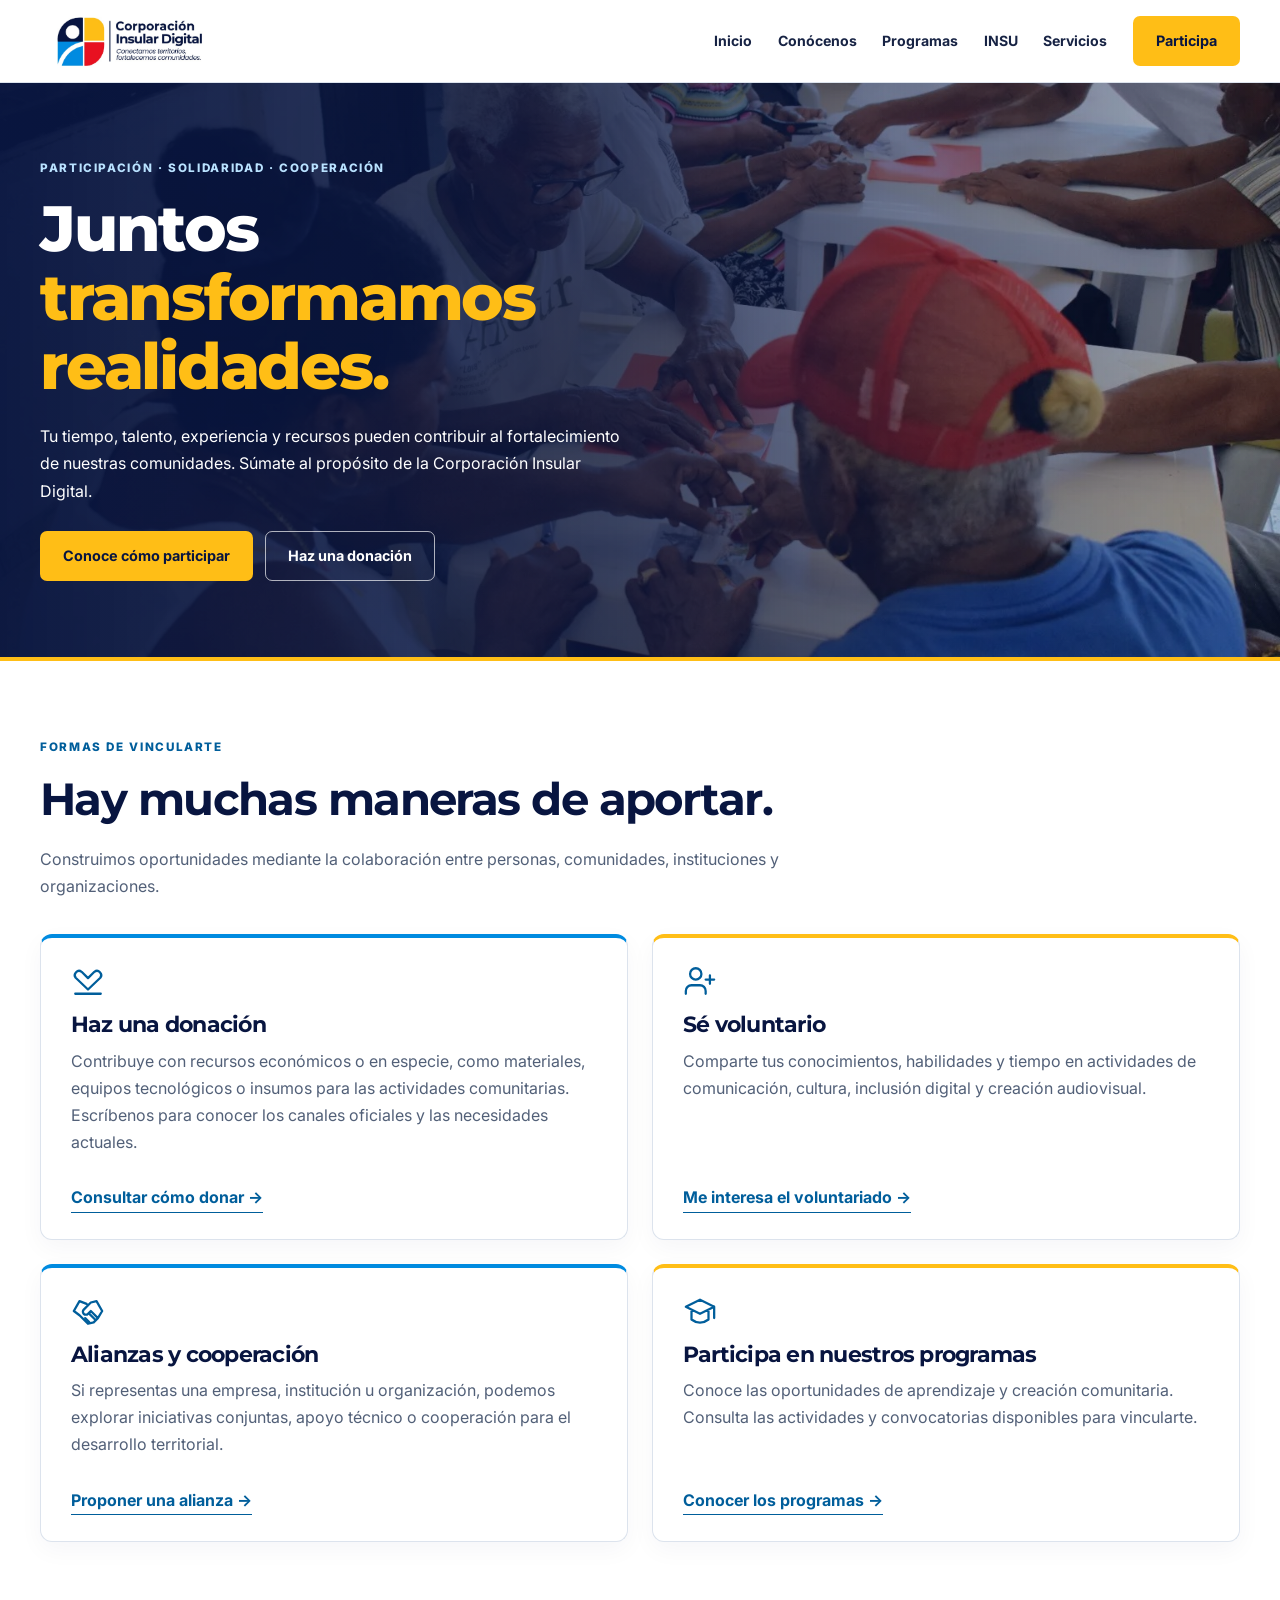
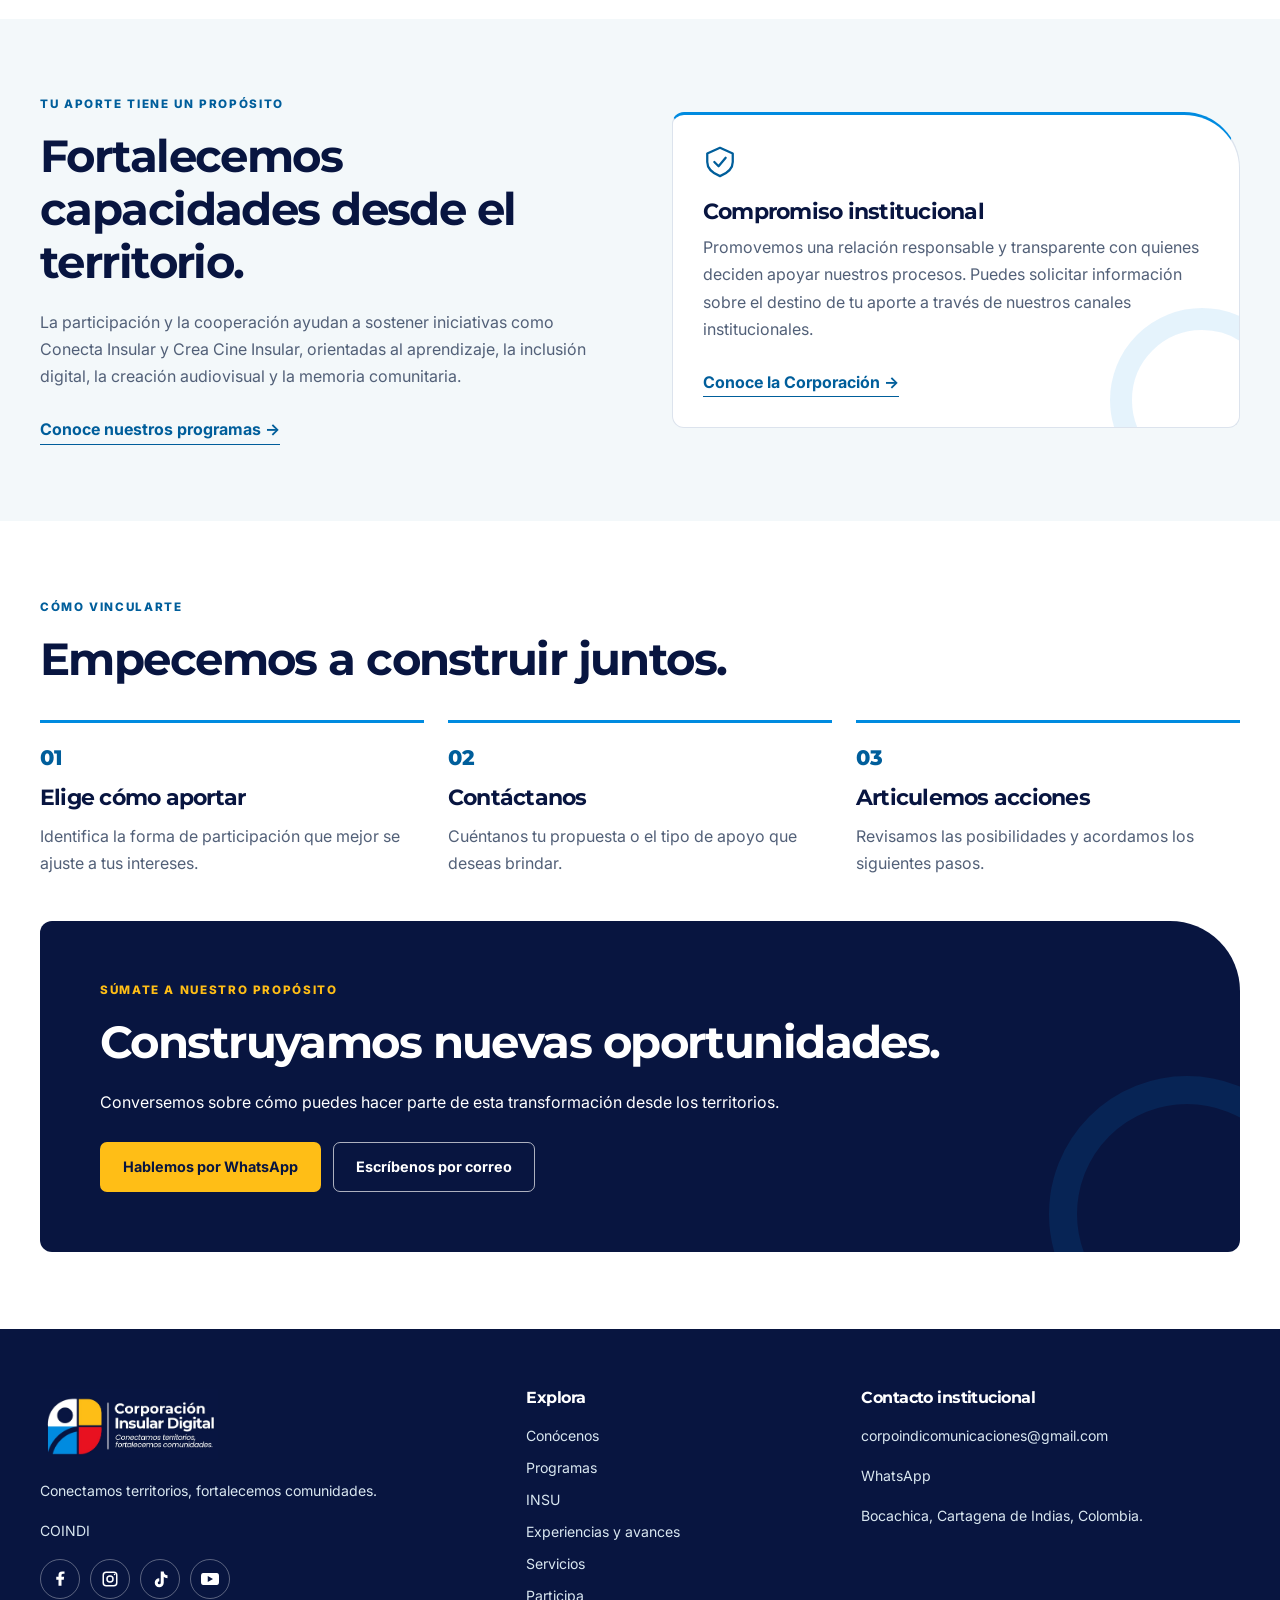
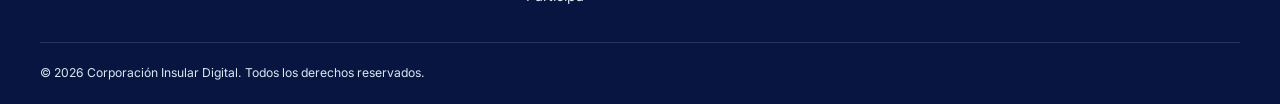
<file: participa.html>
<!DOCTYPE html>

<html lang="es"><head><meta charset="utf-8"/><meta content="width=device-width, initial-scale=1" name="viewport"/><meta content="#081540" name="theme-color"/><meta content="Súmate al propósito de COINDI a través de donaciones, voluntariado, alianzas, cooperación y participación comunitaria." name="description"/><title>Participa | Corporación Insular Digital</title><link href="https://fonts.googleapis.com" rel="preconnect"/><link crossorigin="" href="https://fonts.gstatic.com" rel="preconnect"/><link href="https://fonts.googleapis.com/css2?family=Inter:wght@400;500;600;700&amp;family=Montserrat:wght@600;700;800&amp;display=swap" rel="stylesheet"/><style>/* COINDI — sistema visual institucional */
:root{--primary:#081540;--navy:#081540;--blue:#008BE0;--yellow:#FFBE16;--light:#F3F8FA;--white:#fff;--text:#172344;--muted:#526078;--border:#dce3ed;--red:#E81120;--radius:12px;--heading:Montserrat,Arial,sans-serif;--body:Inter,Arial,sans-serif}
*{box-sizing:border-box}html{scroll-behavior:smooth;scroll-padding-top:100px}body{margin:0;font:16px/1.7 var(--body);color:var(--text);background:white}img{display:block;max-width:100%}a{color:inherit;text-decoration:none}button{font:inherit}a:focus-visible,button:focus-visible{outline:3px solid var(--blue);outline-offset:4px}h1,h2,h3,p{margin:0}h1,h2,h3{font-family:var(--heading);line-height:1.18;letter-spacing:-.035em}h2{font-size:clamp(1.85rem,3.5vw,2.9rem);color:var(--navy);margin-bottom:20px}h3{font-size:1.35rem;color:var(--navy)}p{margin:0 0 16px} .wrap{width:min(1200px,calc(100% - 48px));margin-inline:auto}.skip{position:absolute;top:-100px;left:12px;z-index:2000;background:white;padding:12px}.skip:focus{top:10px}header{position:sticky;top:0;z-index:100;background:#fff;border-bottom:1px solid var(--border)}.nav{min-height:82px;display:flex;align-items:center;justify-content:space-between;gap:24px}.brand img{width:180px;height:64px;object-fit:contain}.menu{display:flex;align-items:center;gap:clamp(12px,2vw,26px);font-size:.88rem;font-weight:700}.menu a:not(.btn){position:relative}.menu a:not(.btn):after{content:'';position:absolute;bottom:-9px;left:0;width:100%;height:2px;background:var(--yellow);transform:scaleX(0);transition:transform .2s}.menu a:hover:after,.menu a[aria-current]:after{transform:scaleX(1)}.menu a[aria-current]{color:var(--primary)}.toggle{display:none;border:1px solid var(--border);background:white;color:var(--primary);border-radius:8px;padding:8px 14px}.btn{display:inline-flex;align-items:center;justify-content:center;min-height:48px;padding:12px 22px;border:1px solid transparent;border-radius:7px;font-weight:700;font-size:.9rem;transition:transform .2s,background .2s;text-align:center}.btn:hover{transform:translateY(-2px)}.yellow{background:var(--yellow);color:var(--navy)}.yellow:hover{background:#ffd35c}.dark{background:var(--primary);color:white}.white-outline{border-color:#ffffffaa;color:white}.white-outline:hover{background:#ffffff18}.actions{display:flex;flex-wrap:wrap;gap:12px;margin-top:26px}.eyebrow{font-size:.73rem;font-weight:800;letter-spacing:.14em;text-transform:uppercase;color:#005e9b;margin-bottom:15px}.hero{position:relative;isolation:isolate;overflow:hidden;display:flex;align-items:center;min-height:560px;color:white;background:linear-gradient(105deg,var(--navy),var(--primary));border-bottom:4px solid var(--yellow)}.hero:before{content:'';position:absolute;inset:0;z-index:-2;background:linear-gradient(90deg,rgba(8,21,64,.94),rgba(8,21,64,.35)),url('assets/bocachica-portada.jpg') center/cover no-repeat}.hero-copy{padding-block:76px;position:relative;z-index:1}.hero .eyebrow,.inverse .eyebrow{color:#b9e2ff}.hero h1{font-size:clamp(2.4rem,5.2vw,4.5rem);max-width:1000px;line-height:1.08;margin-bottom:24px}.hero h1 span{display:block;color:var(--yellow)}.hero p{max-width:690px;color:#e8f4f7}.hero .location{margin-top:24px;font-size:.85rem}.hero-shape{position:absolute;right:-150px;bottom:-210px;width:470px;height:470px;border:70px solid #008BE025;border-radius:50%;z-index:-1;pointer-events:none}.section{padding-block:clamp(58px,8vw,108px)}.light{background:var(--light)}.split,.grid2{display:grid;grid-template-columns:repeat(2,minmax(0,1fr));gap:clamp(24px,5vw,64px)}.split{align-items:center}.grid2{gap:24px}.intro{max-width:850px;margin-bottom:34px}.intro p,.section:not(.inverse):not(.call) p{color:var(--muted)}.link{display:inline-block;color:#005e9b;font-weight:700;border-bottom:1px solid currentColor;margin-top:10px}.purpose,.axis,.insu-mark,.call .wrap{position:relative;isolation:isolate;overflow:hidden}.purpose{padding:clamp(26px,4vw,52px);background:var(--primary);border-radius:0 76px 0 0;border-left:5px solid var(--yellow)}.purpose h3{color:white;font-size:clamp(1.4rem,2.5vw,2rem);line-height:1.35}.purpose .eyebrow,.call .eyebrow{color:var(--yellow)}.purpose:after,.axis:after,.call .wrap:after{content:'';position:absolute;z-index:-1;right:-70px;bottom:-95px;width:220px;height:220px;border:34px solid currentColor;opacity:.07;border-radius:50%;pointer-events:none}.purpose{color:white}.axis{padding:36px;border-radius:var(--radius) 64px var(--radius) var(--radius)}.axis-dark{background:var(--navy);color:white}.axis-dark h3,.section .axis-dark p{color:white!important}.axis-dark .eyebrow{color:#b9e2ff}.axis-light{background:#e4f2fc;color:var(--primary)}.axis h3{margin-bottom:12px}.line-icon{width:34px;height:34px;fill:none;stroke:currentColor;stroke-width:1.5;stroke-linecap:round;stroke-linejoin:round;flex-shrink:0;color:#005e9b}.axis .line-icon{margin-bottom:20px}.axis-dark .line-icon{color:var(--yellow)}.method-layout{display:grid;grid-template-columns:.8fr 1.2fr;align-items:center;gap:40px}.cycle{width:min(100%,340px);margin:auto;display:block}.method article{display:grid;grid-template-columns:35px 105px 1fr;gap:12px;align-items:baseline;padding:17px 0;border-top:1px solid var(--border)}.method article:first-child{border-top:2px solid var(--yellow)}.method span{color:#005e9b;font-weight:700;font-size:.8rem}.method h3{font-size:1rem}.method p{font-size:.9rem;margin:0}.card{background:white;border:1px solid var(--border);border-radius:var(--radius);overflow:hidden}.program{display:flex;flex-direction:column;transition:transform .2s}.program:hover{transform:translateY(-3px)}.program img{width:100%;aspect-ratio:16/9;object-fit:cover;border-bottom:4px solid var(--blue)}.program.accent img{border-color:var(--yellow)}.content{padding:30px;display:flex;flex-direction:column;flex:1;align-items:flex-start}.program h3{font-size:1.65rem;margin-bottom:10px}.section .program .program-claim{font-weight:700;color:var(--navy)}.status{font-size:.84rem;margin-top:auto}.insu{background:var(--navy);color:white}.inverse h2{color:white}.insu-mark{background:#13274e;border-radius:0 100px 0 0;border-left:4px solid #ffffff45;padding:44px;display:grid;gap:8px}.insu-mark strong{font:800 clamp(4rem,9vw,7rem)/1 var(--heading);letter-spacing:-.07em}.insu-mark span{font-weight:600}.experience{padding:25px 0 20px 24px;border-left:3px solid var(--blue)}.experience:nth-child(2){border-color:var(--yellow)}.experience h3{margin-bottom:12px}.service-list{display:grid;grid-template-columns:repeat(2,minmax(0,1fr));gap:0 32px}.service{display:flex;gap:18px;border-top:1px solid var(--border);padding:24px 0}.service h3{font-size:1.15rem;margin-bottom:7px}.service p{margin:0}.call{padding-top:20px}.call .wrap{padding:clamp(26px,5vw,60px);background:var(--primary);color:white;border-radius:var(--radius) 70px var(--radius) var(--radius)}.call h2{color:white}.participation-types{display:flex;flex-wrap:wrap;gap:12px;font-size:.8rem}.participation-types span:before{content:'+ ';color:var(--yellow)}footer{background:var(--navy);color:#d9e7f0;padding:60px 0 20px;font-size:.88rem}.footer-grid{display:grid;grid-template-columns:1.2fr .8fr 1fr;gap:32px}.footer-logo{width:190px;height:70px;object-fit:contain;object-position:left;margin-bottom:20px}footer h3{color:white;font-size:1rem;margin-bottom:16px}.footer-links{display:grid;gap:8px}footer a{overflow-wrap:anywhere}footer a:hover{color:var(--yellow)}.legal{border-top:1px solid #ffffff20;margin-top:35px;padding-top:20px;font-size:.76rem}
@media(max-width:850px){.nav{min-height:72px}.brand img{width:150px;height:55px}.js .toggle{display:block}.menu{flex-wrap:wrap}.js .menu{display:none;position:absolute;top:100%;left:0;right:0;background:white;padding:22px 24px;box-shadow:0 12px 25px #08154015;flex-direction:column;align-items:stretch}.js .menu.open{display:flex}.menu a:not(.btn){padding:8px 0}.hero{min-height:480px}.split,.method-layout{gap:28px}.method article{grid-template-columns:28px 1fr}.method p{grid-column:2}.footer-grid{grid-template-columns:1fr 1fr}.footer-grid>div:first-child{grid-column:1/-1}}
@media(max-width:600px){.wrap{width:calc(100% - 36px)}.split,.grid2,.method-layout,.service-list,.footer-grid{grid-template-columns:1fr}.hero-copy{padding-block:60px}.hero h1{font-size:clamp(2.15rem,9vw,3.2rem);overflow-wrap:anywhere}.hero:before{background-position:center}.hero-shape{width:300px;height:300px;right:-120px;bottom:-130px;border-width:45px}.section{padding-block:54px}.axis,.content{padding:25px}.call .wrap{padding:30px 24px}.call .actions{margin-top:0}.footer-grid>div:first-child{grid-column:auto}.insu-mark{padding:32px}.method article{grid-template-columns:30px 1fr}.cycle{max-width:260px}.nav{gap:12px}.hero .actions .btn{flex:1 1 auto}}
@media(prefers-reduced-motion:reduce){html{scroll-behavior:auto}*,*:before,*:after{transition:none!important;animation:none!important}}

/* Geometría modular del manual: comunidad, transformación, conexión e integración. */
.stripe{height:4px;background:var(--navy)}
.hero{background:var(--navy);border-bottom:0}
.hero:before{background:linear-gradient(90deg,rgba(8,21,64,.96),rgba(8,21,64,.75) 48%,rgba(8,21,64,.25)),url('assets/bocachica-portada.jpg') center/cover no-repeat}
.hero-copy{max-width:760px}.hero h1{font-weight:800}.hero-shape{display:none}

.geometry{height:4px;background:var(--yellow)}
.purpose{background:var(--navy);border-radius:0 80px 0 0}.purpose:after{border-color:var(--blue);opacity:.35}
.axis-light{background:#e4f2fc}.axis-dark:after{border-color:var(--blue);opacity:.3}.axis-light:after{border-color:var(--blue);opacity:.15}
.axis-dark{border-bottom:4px solid var(--blue)}.axis-light{border-bottom:4px solid var(--yellow)}
.program .content{position:relative}
.insu-mark{background:#13274e}
.experience:nth-child(2){border-color:var(--yellow)}.call .wrap{background:var(--navy)}.call .wrap:after{border-color:var(--blue);opacity:.3}
@media(max-width:850px){.hero-copy{padding-bottom:100px}}
@media(max-width:600px){.hero-copy{padding-bottom:100px}.nav{flex-wrap:wrap}.js .nav{flex-wrap:nowrap}}

/* Layout de portada: el contenedor y la columna son independientes. */
main > .hero{display:flex;flex-direction:column;justify-content:center;align-items:stretch;position:relative;overflow:hidden;min-height:560px;border-bottom:4px solid var(--yellow)}
main > .hero > .wrap{display:block;position:relative;z-index:2;width:min(1200px,calc(100% - 48px));margin-inline:auto}
main > .hero .hero-copy{display:block;width:100%;max-width:760px;margin:0;padding:76px 0 90px}
main > .hero .hero-copy > *{max-width:100%}
main > .hero .hero-copy h1{font-size:clamp(2.25rem,5vw,4.5rem);line-height:1.08;margin-bottom:22px}
main > .hero .hero-copy p{max-width:590px}
main > .hero .hero-copy .actions{display:flex;flex-wrap:wrap;gap:12px}
svg.line-icon,svg.line-icon *{fill:none;stroke:currentColor;stroke-width:1.6;stroke-linecap:round;stroke-linejoin:round}
svg.line-icon{color:#005e9b;width:34px;height:34px;flex:none}
.axis-dark svg.line-icon{color:var(--yellow)}
.purpose .eyebrow,.call .eyebrow{color:var(--yellow)}
.section{padding-block:clamp(48px,6vw,80px)}
#programas{background:white}
.call .actions{justify-content:flex-start}
@media(max-width:850px){main > .hero{min-height:480px}main > .hero .hero-copy{padding:60px 0 85px}}
@media(max-width:600px){main > .hero > .wrap{width:calc(100% - 36px)}main > .hero .hero-copy{padding:48px 0 75px}main > .hero .hero-copy h1{font-size:clamp(2rem,8.4vw,3rem)}main > .hero > svg.section{padding-block:48px}}

/* Composición geométrica: cada forma cumple una función de encuadre. */
.purpose:after{width:150px;height:150px;right:-48px;bottom:-65px;border:0;background:var(--blue);border-radius:50%;opacity:.12}
.axis-dark:after{width:190px;height:190px;right:-76px;bottom:-90px;border:0;background:var(--blue);border-radius:0;clip-path:polygon(100% 0,100% 100%,0 100%);opacity:.20}
.axis-light:after{width:180px;height:90px;right:-45px;bottom:0;border:0;background:var(--blue);border-radius:90px 90px 0 0;opacity:.10}
.call .wrap:after{width:220px;height:220px;right:-85px;bottom:-100px;border:28px solid var(--blue);border-radius:50%;opacity:.13}
.insu-mark{border-radius:12px;border:1px solid #ffffff35;background:#13274e}

/* Componentes compartidos de navegación e interiores */
@media (min-width:601px) and (max-width:850px){
 header .nav, .js header .nav{flex-wrap:nowrap;justify-content:space-between;gap:10px;padding:0;}
 header .brand{flex:0 1 150px;min-width:80px;}
 header .brand img{width:100%;height:55px;object-fit:contain;}
 .js header .toggle{display:none;}
 header .menu,.js header .menu,.js header .menu.open{display:flex;position:static;flex:0 0 auto;flex-direction:row;align-items:center;justify-content:flex-end;flex-wrap:nowrap;width:auto;padding:0;box-shadow:none;gap:clamp(7px,1.2vw,12px);white-space:nowrap;}
 header .menu a:not(.btn){padding:4px 0;}
 header .menu .btn{padding-inline:12px;}
}
@media(max-width:600px){.js .toggle{display:block}.js .menu{display:none}.js .menu.open{display:flex}}
main > .interior-hero{min-height:480px}
main > .interior-hero:before{background:linear-gradient(90deg,rgba(8,21,64,.94),rgba(8,21,64,.35)),url('assets/portada-conocenos.jpg') center/cover no-repeat}
main > .interior-hero .hero-copy{padding:76px 0}
.breadcrumb{display:flex;align-items:center;gap:10px;font-size:.85rem;color:#e8f4f7;margin-bottom:22px}.breadcrumb a{text-decoration:underline;text-underline-offset:4px}
.values-grid{grid-template-columns:repeat(3,minmax(0,1fr))}.values-grid .service,.trust-grid .service{align-items:flex-start}.trust-grid .service:last-child{grid-column:1/-1}
.about-page .axis p{margin-bottom:0}.trust-structure{margin-top:32px;padding:26px;border-top:2px solid var(--blue);background:white}.trust-org{display:grid;grid-template-columns:repeat(3,minmax(0,1fr));gap:20px;margin-top:18px}.trust-org p,.trust-contact p{margin-bottom:0}.trust-contact{display:flex;align-items:center;justify-content:space-between;gap:24px;margin-top:28px}.trust-contact h3{margin-bottom:10px}
@media(max-width:850px){.values-grid{grid-template-columns:repeat(2,minmax(0,1fr))}}
@media(max-width:600px){main > .interior-hero{min-height:420px}main > .interior-hero .hero-copy{padding:48px 0}.values-grid,.trust-org{grid-template-columns:1fr}.trust-contact{align-items:flex-start;flex-direction:column}}

/* Redes sociales del pie de página */
.footer-social{display:flex;flex-wrap:wrap;gap:10px;margin-top:16px}
.footer-social a{display:inline-flex;align-items:center;justify-content:center;width:40px;height:40px;border:1px solid #ffffff55;border-radius:50%;color:#fff;transition:color .2s,border-color .2s,background .2s}
.footer-social svg{width:18px;height:18px;fill:currentColor}
.footer-social a:hover,.footer-social a:focus-visible{color:var(--yellow);border-color:var(--yellow);background:#ffffff0d}

/* Servicios: componentes exclusivos de esta página */
.services-page main > .services-hero:before{background:linear-gradient(90deg,rgba(8,21,64,.96),rgba(8,21,64,.76) 48%,rgba(8,21,64,.24)),url('assets/servicios-produccion.jpg') center/cover no-repeat,url('assets/bocachica-portada.jpg') center/cover no-repeat}
.services-page .service-offers{display:grid;grid-template-columns:repeat(2,minmax(0,1fr));gap:24px}
.services-page .offer{padding:32px;border-top:4px solid var(--blue);display:flex;flex-direction:column;align-items:flex-start}
.services-page .offer:nth-child(2n){border-top-color:var(--yellow)}
.services-page .offer h3{margin:16px 0 12px}.services-page .offer .link{margin-top:auto}
.services-page .service-photo{min-height:340px;border-radius:12px 64px 12px 12px;background:var(--navy) url('assets/servicios-produccion.jpg') center/cover no-repeat;background-image:url('assets/servicios-produccion.jpg'),url('assets/bocachica-portada.jpg');border-bottom:4px solid var(--yellow)}
.services-page .service-process{display:grid;grid-template-columns:repeat(4,minmax(0,1fr));gap:24px}.services-page .service-process article{border-top:3px solid var(--blue);padding:22px 0}.services-page .service-process span{font:800 2rem var(--heading);color:#005e9b}.services-page .service-process h3{margin:12px 0;font-size:1.15rem}
@media(max-width:850px){.services-page .service-process{grid-template-columns:repeat(2,minmax(0,1fr))}}
@media(max-width:600px){.services-page .service-offers,.services-page .service-process{grid-template-columns:1fr}.services-page .offer{padding:24px}.services-page .service-photo{min-height:240px}}
</style><style>
.participa-page main>.participa-hero:before{background:linear-gradient(110deg,#081540 25%,#103c72 75%,#008be0)}
.participa-page main>.participa-hero{overflow:hidden;position:relative}
.participa-page .participa-grid{display:grid;grid-template-columns:repeat(2,minmax(0,1fr));gap:24px}
.participa-page .participa-card{padding:32px;border-top:4px solid var(--blue);display:flex;flex-direction:column;align-items:flex-start;scroll-margin-top:110px}
.participa-page .participa-card:nth-child(2n){border-top-color:var(--yellow)}
.participa-page .participa-card h3{margin:14px 0 10px}.participa-page .participa-card .link{margin-top:auto}
.participa-page .participa-num{font:800 1.3rem var(--heading);color:#005e9b}
.participa-page .participa-steps{display:grid;grid-template-columns:repeat(3,minmax(0,1fr));gap:24px}
.participa-page .participa-steps article{border-top:3px solid var(--blue);padding:22px 0}.participa-page .participa-steps h3{margin:12px 0}
@media(max-width:600px){.participa-page .participa-grid,.participa-page .participa-steps{grid-template-columns:1fr}.participa-page .participa-card{padding:24px}}
</style><style>
.participa-page main>.participa-hero{background:#081540;color:white;min-height:420px}.participa-page main>.participa-hero:before{background:linear-gradient(110deg,#081540 25%,#103c72 75%,#008be0)}.participa-page .participa-hero h1{color:white}.participa-page .participa-hero h1 span{color:#ffbe16}.participa-page .participa-hero p{color:#fff}.participa-page .participa-card{background:white;border:1px solid #dce3ed;border-top:4px solid #008be0;border-radius:12px;box-shadow:0 8px 24px #0815400a}.participa-page .participa-card:nth-child(2n){border-top-color:#ffbe16}.participa-page .participa-card a{color:#005e9b;font-weight:700}.participa-page .participa-card p{color:#526078}.participa-page .participa-grid{align-items:stretch}.participa-page .participa-card .link{padding-top:12px}.participa-page .participa-steps article p{color:#526078}.participa-page .participa-card a:focus-visible{outline:2px solid #008be0}.participa-page main{display:block;visibility:visible;opacity:1}
</style><style>
/* Ajustes finales exclusivos de Participa */
.participa-page main>.participa-hero:before{background:linear-gradient(90deg,rgba(8,21,64,.96),rgba(8,21,64,.78) 48%,rgba(8,21,64,.30)),url('assets/portada-participa.jpg?v=20261128-2') center/cover no-repeat,url('assets/bocachica-portada.jpg?v=20261128-2') center/cover no-repeat,linear-gradient(110deg,#081540,#008be0)}
.participa-page .participa-card{padding:26px 30px}
.participa-page .participa-card .participa-icon{width:34px;height:34px;color:#005e9b}
.participa-page .participa-card:nth-child(2n) .participa-icon{color:#005e9b}
.participa-page .participa-compromiso{position:relative;isolation:isolate;overflow:hidden;padding:30px;border-top:3px solid var(--blue);border-radius:12px 56px 12px 12px}
.participa-page .participa-compromiso:after{content:'';position:absolute;z-index:-1;width:140px;height:140px;right:-55px;bottom:-65px;border:22px solid var(--blue);opacity:.10;border-radius:50%;pointer-events:none}
.participa-page .participa-compromiso .line-icon{margin-bottom:12px}
.participa-page .participa-compromiso h3{margin-bottom:10px}
.participa-page .participa-proceso{padding-bottom:32px}
.participa-page .participa-steps article{padding-bottom:0}
.participa-page .participa-steps article p{margin-bottom:0}
.participa-page #contacto{padding-top:12px}
@media(max-width:600px){.participa-page .participa-card,.participa-page .participa-compromiso{padding:24px}.participa-page .participa-proceso{padding-bottom:26px}.participa-page main>.participa-hero:before{background-position: center,center,center,center}}
</style></head><body class="participa-page">
<a class="skip" href="#contenido">Saltar al contenido</a><header><div class="wrap nav"><a class="brand" href="index.html"><img alt="Corporación Insular Digital" src="assets/logo-coindi-claro.png"/></a><button aria-controls="menu-principal" aria-expanded="false" aria-label="Abrir menú" class="toggle" id="boton-menu" type="button">☰</button><nav aria-label="Navegación principal" class="menu" id="menu-principal"><a href="index.html">Inicio</a><a href="conocenos.html">Conócenos</a><a href="programas.html">Programas</a><a href="INSU.html">INSU</a><a href="servicios.html">Servicios</a><a aria-current="page" class="btn yellow" href="participa.html">Participa</a></nav></div></header>
<main id="contenido">
<section class="hero interior-hero participa-hero"><div class="wrap"><div class="hero-copy"><div class="eyebrow">Participación · Solidaridad · Cooperación</div><h1>Juntos <span>transformamos realidades.</span></h1><p>Tu tiempo, talento, experiencia y recursos pueden contribuir al fortalecimiento de nuestras comunidades. Súmate al propósito de la Corporación Insular Digital.</p><div class="actions"><a class="btn yellow" href="#formas">Conoce cómo participar</a><a class="btn white-outline" href="#donaciones">Haz una donación</a></div></div></div></section>
<section class="section" id="formas"><div class="wrap"><div class="intro"><div class="eyebrow">Formas de vincularte</div><h2>Hay muchas maneras de aportar.</h2><p>Construimos oportunidades mediante la colaboración entre personas, comunidades, instituciones y organizaciones.</p></div><div class="participa-grid"><article class="card participa-card" id="donaciones"><svg class="line-icon participa-icon" viewBox="0 0 24 24" aria-hidden="true" focusable="false"><path d="M12 10 7.5 5.5a3 3 0 0 0-4.2 4.2L12 18l8.7-8.3a3 3 0 0 0-4.2-4.2L12 10z"/><path d="M3 21h18"/></svg><h3>Haz una donación</h3><p>Contribuye con recursos económicos o en especie, como materiales, equipos tecnológicos o insumos para las actividades comunitarias. Escríbenos para conocer los canales oficiales y las necesidades actuales.</p><a class="link" href="https://wa.me/573215978125?text=Hola%20COINDI%2C%20quisiera%20conocer%20los%20canales%20oficiales%20para%20realizar%20una%20donaci%C3%B3n.">Consultar cómo donar →</a></article><article class="card participa-card" id="voluntariado"><svg class="line-icon participa-icon" viewBox="0 0 24 24" aria-hidden="true" focusable="false"><path d="M16 21v-2a4 4 0 0 0-4-4H6a4 4 0 0 0-4 4v2"/><circle cx="9" cy="7" r="4"/><path d="M19 8v6m-3-3h6"/></svg><h3>Sé voluntario</h3><p>Comparte tus conocimientos, habilidades y tiempo en actividades de comunicación, cultura, inclusión digital y creación audiovisual.</p><a class="link" href="https://wa.me/573215978125?text=Hola%20COINDI%2C%20me%20interesa%20participar%20como%20voluntario.">Me interesa el voluntariado →</a></article><article class="card participa-card" id="alianzas"><svg class="line-icon participa-icon" viewBox="0 0 24 24" aria-hidden="true" focusable="false"><path d="m2 12 4-7 5 2m11 5-4-7-4 1-5 5a2 2 0 0 0 3 3l2-2 5 5-3 3-4 1-6-6-4-3m17 5 3-5"/><path d="m10 17 3 3m0-6 4 4"/></svg><h3>Alianzas y cooperación</h3><p>Si representas una empresa, institución u organización, podemos explorar iniciativas conjuntas, apoyo técnico o cooperación para el desarrollo territorial.</p><a class="link" href="https://wa.me/573215978125?text=Hola%20COINDI%2C%20quisiera%20conversar%20sobre%20una%20posible%20alianza%20o%20cooperaci%C3%B3n.">Proponer una alianza →</a></article><article class="card participa-card" id="comunidad"><svg class="line-icon participa-icon" viewBox="0 0 24 24" aria-hidden="true" focusable="false"><path d="m2 9 10-5 10 5-10 5-10-5zM6 11v7c4 3 8 3 12 0v-7m4-2v8"/></svg><h3>Participa en nuestros programas</h3><p>Conoce las oportunidades de aprendizaje y creación comunitaria. Consulta las actividades y convocatorias disponibles para vincularte.</p><a class="link" href="programas.html">Conocer los programas →</a></article></div></div></section>
<section class="section light"><div class="wrap split"><div><div class="eyebrow">Tu aporte tiene un propósito</div><h2>Fortalecemos capacidades desde el territorio.</h2><p>La participación y la cooperación ayudan a sostener iniciativas como Conecta Insular y Crea Cine Insular, orientadas al aprendizaje, la inclusión digital, la creación audiovisual y la memoria comunitaria.</p><a class="link" href="programas.html">Conoce nuestros programas →</a></div><div class="card participa-compromiso"><svg class="line-icon" viewBox="0 0 24 24" aria-hidden="true" focusable="false"><path d="M12 2 3 6v6c0 5 4 8 9 10 5-2 9-5 9-10V6l-9-4zM8 12l3 3 5-6"/></svg><h3>Compromiso institucional</h3><p>Promovemos una relación responsable y transparente con quienes deciden apoyar nuestros procesos. Puedes solicitar información sobre el destino de tu aporte a través de nuestros canales institucionales.</p><a class="link" href="conocenos.html">Conoce la Corporación →</a></div></div></section>
<section class="section participa-proceso"><div class="wrap"><div class="intro"><div class="eyebrow">Cómo vincularte</div><h2>Empecemos a construir juntos.</h2></div><div class="participa-steps"><article><span class="participa-num">01</span><h3>Elige cómo aportar</h3><p>Identifica la forma de participación que mejor se ajuste a tus intereses.</p></article><article><span class="participa-num">02</span><h3>Contáctanos</h3><p>Cuéntanos tu propuesta o el tipo de apoyo que deseas brindar.</p></article><article><span class="participa-num">03</span><h3>Articulemos acciones</h3><p>Revisamos las posibilidades y acordamos los siguientes pasos.</p></article></div></div></section>
<section class="section call" id="contacto"><div class="wrap"><div class="eyebrow">Súmate a nuestro propósito</div><h2>Construyamos nuevas oportunidades.</h2><p>Conversemos sobre cómo puedes hacer parte de esta transformación desde los territorios.</p><div class="actions"><a class="btn yellow" href="https://wa.me/573215978125?text=Hola%20COINDI%2C%20quisiera%20conocer%20c%C3%B3mo%20participar%20en%20la%20Corporaci%C3%B3n.">Hablemos por WhatsApp</a><a class="btn white-outline" href="mailto:corpoindicomunicaciones@gmail.com?subject=Participaci%C3%B3n%20COINDI">Escríbenos por correo</a></div></div></section></main>
<footer><div class="wrap"><div class="footer-grid"><div><img alt="Corporación Insular Digital" class="footer-logo" loading="lazy" src="assets/logo-coindi-oscuro.png"/><p>Conectamos territorios, fortalecemos comunidades.</p><p>COINDI</p><nav aria-label="Redes sociales de COINDI" class="footer-social"><a aria-label="Facebook de COINDI" href="https://www.facebook.com/corpoindi" rel="noopener noreferrer" target="_blank" title="Facebook"><svg aria-hidden="true" focusable="false" viewbox="0 0 24 24"><path d="M14 21v-8h3l.5-4H14V7c0-1 .5-2 2-2h2V2h-3c-4 0-5 2-5 5v2H7v4h3v8z" fill-rule="evenodd"></path></svg></a><a aria-label="Instagram de COINDI" href="https://www.instagram.com/corpoindi/" rel="noopener noreferrer" target="_blank" title="Instagram"><svg aria-hidden="true" focusable="false" viewbox="0 0 24 24"><path d="M7 2h10a5 5 0 0 1 5 5v10a5 5 0 0 1-5 5H7a5 5 0 0 1-5-5V7a5 5 0 0 1 5-5z M7 4a3 3 0 0 0-3 3v10a3 3 0 0 0 3 3h10a3 3 0 0 0 3-3V7a3 3 0 0 0-3-3z M12 7a5 5 0 1 0 0 10 5 5 0 0 0 0-10z M12 9a3 3 0 1 1 0 6 3 3 0 0 1 0-6z M18 5a1 1 0 1 0 0 2 1 1 0 0 0 0-2z" fill-rule="evenodd"></path></svg></a><a aria-label="TikTok de COINDI" href="https://www.tiktok.com/@corpoindi" rel="noopener noreferrer" target="_blank" title="TikTok"><svg aria-hidden="true" focusable="false" viewbox="0 0 24 24"><path d="M13 2h4c0 3 2 5 5 5v4c-2 0-4-1-5-2v8a6 6 0 1 1-6-6v4a2 2 0 1 0 2 2z" fill-rule="evenodd"></path></svg></a><a aria-label="YouTube de COINDI" href="https://www.youtube.com/@corpoindi" rel="noopener noreferrer" target="_blank" title="YouTube"><svg aria-hidden="true" focusable="false" viewbox="0 0 24 24"><path d="M3 4h18q3 0 3 4v8q0 4-3 4H3q-3 0-3-4V8q0-4 3-4z M9 8v8l7-4z" fill-rule="evenodd"></path></svg></a></nav></div><div><h3>Explora</h3><nav aria-label="Enlaces del pie de página" class="footer-links"><a href="conocenos.html">Conócenos</a><a href="programas.html">Programas</a><a href="INSU.html">INSU</a><a href="index.html#impacto">Experiencias y avances</a><a href="servicios.html">Servicios</a><a href="participa.html">Participa</a></nav></div><div><h3>Contacto institucional</h3><p><a href="mailto:corpoindicomunicaciones@gmail.com">corpoindicomunicaciones@gmail.com</a></p><p><a href="https://wa.me/573215978125">WhatsApp</a></p><p>Bocachica, Cartagena de Indias, Colombia.</p></div></div><div class="legal">© <span id="anio">2026</span> Corporación Insular Digital. Todos los derechos reservados.</div></div></footer>
<script>const boton=document.getElementById('boton-menu'),menu=document.getElementById('menu-principal');function abrir(estado){menu.classList.toggle('open',estado);boton.setAttribute('aria-expanded',String(estado));boton.setAttribute('aria-label',estado?'Cerrar menú':'Abrir menú');boton.textContent=estado?'✕':'☰';}boton.addEventListener('click',()=>abrir(!menu.classList.contains('open')));menu.querySelectorAll('a').forEach(a=>a.addEventListener('click',()=>abrir(false)));document.addEventListener('click',e=>{if(!menu.contains(e.target)&&!boton.contains(e.target))abrir(false)});document.addEventListener('keydown',e=>{if(e.key==='Escape'&&menu.classList.contains('open')){abrir(false);boton.focus()}});window.matchMedia('(max-width:600px)').addEventListener('change',()=>abrir(false));document.getElementById('anio').textContent=new Date().getFullYear();document.documentElement.classList.add('js');</script></body></html>
</file>
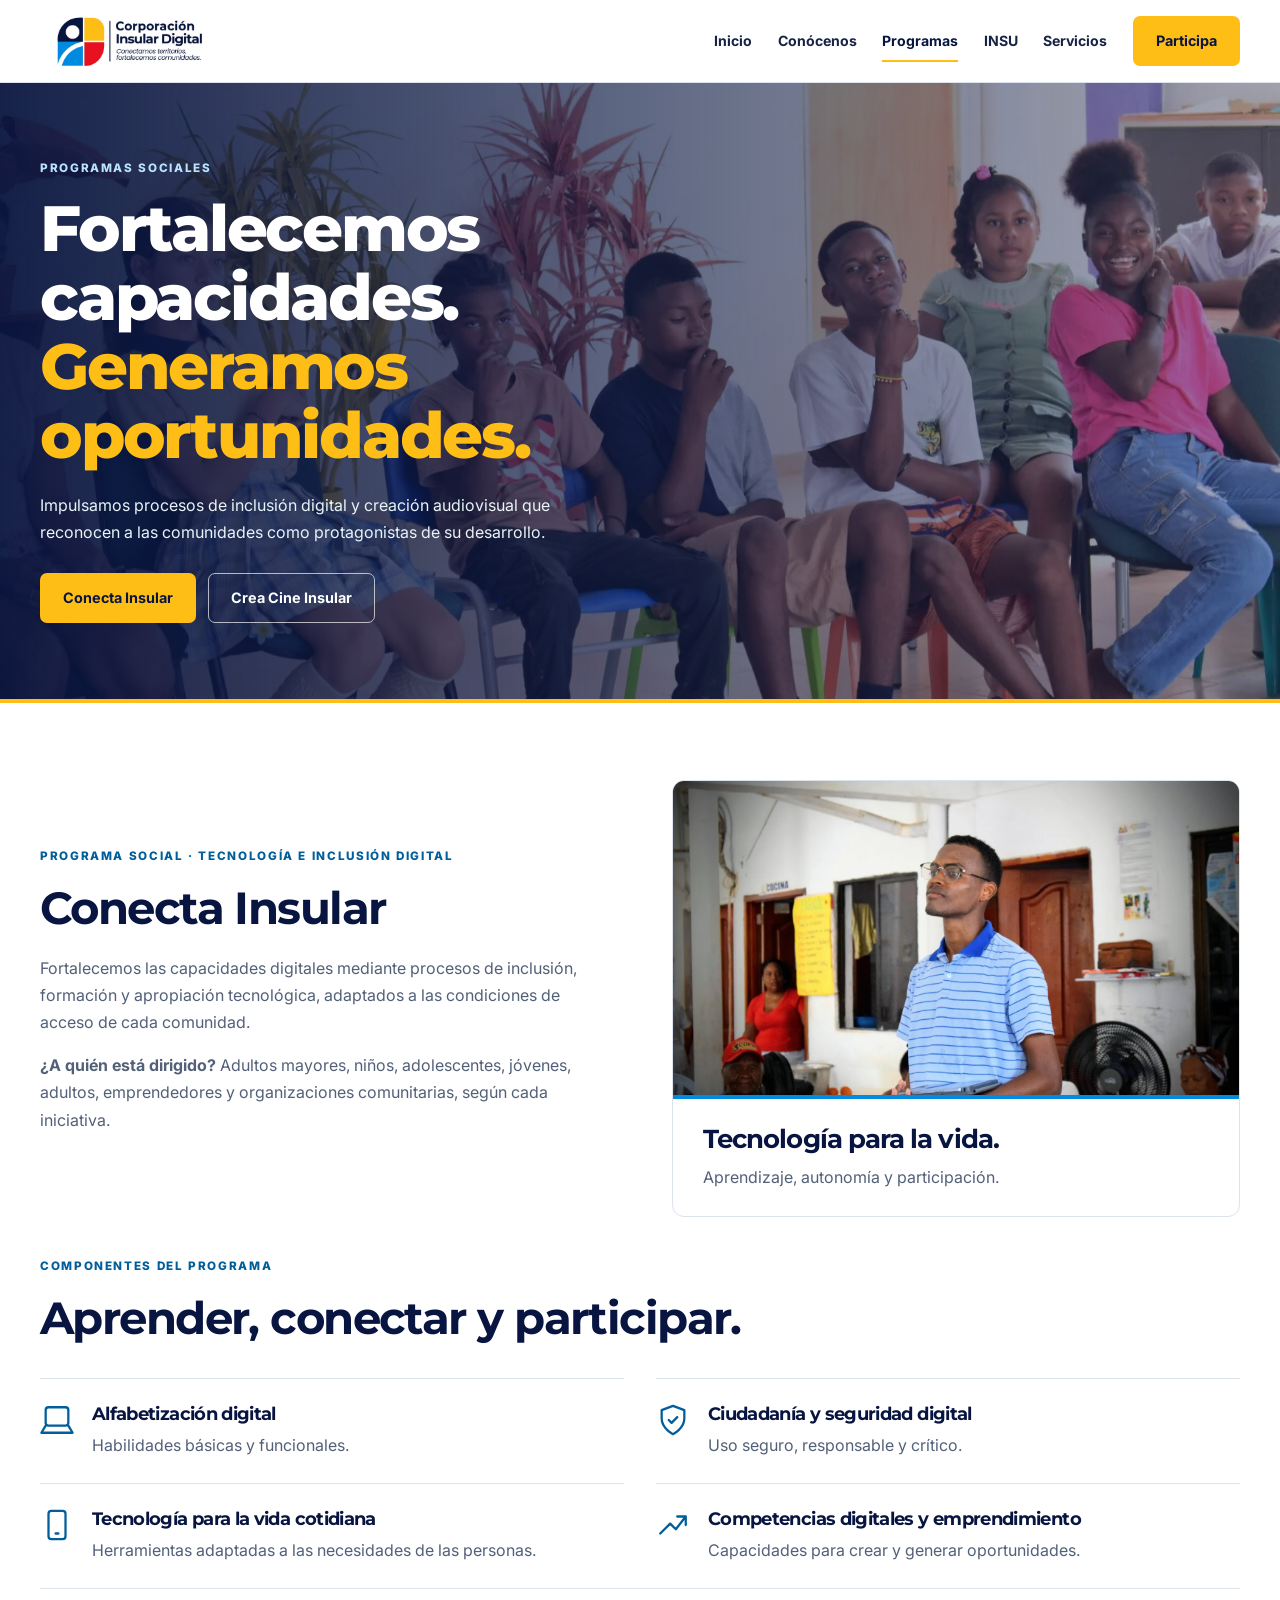
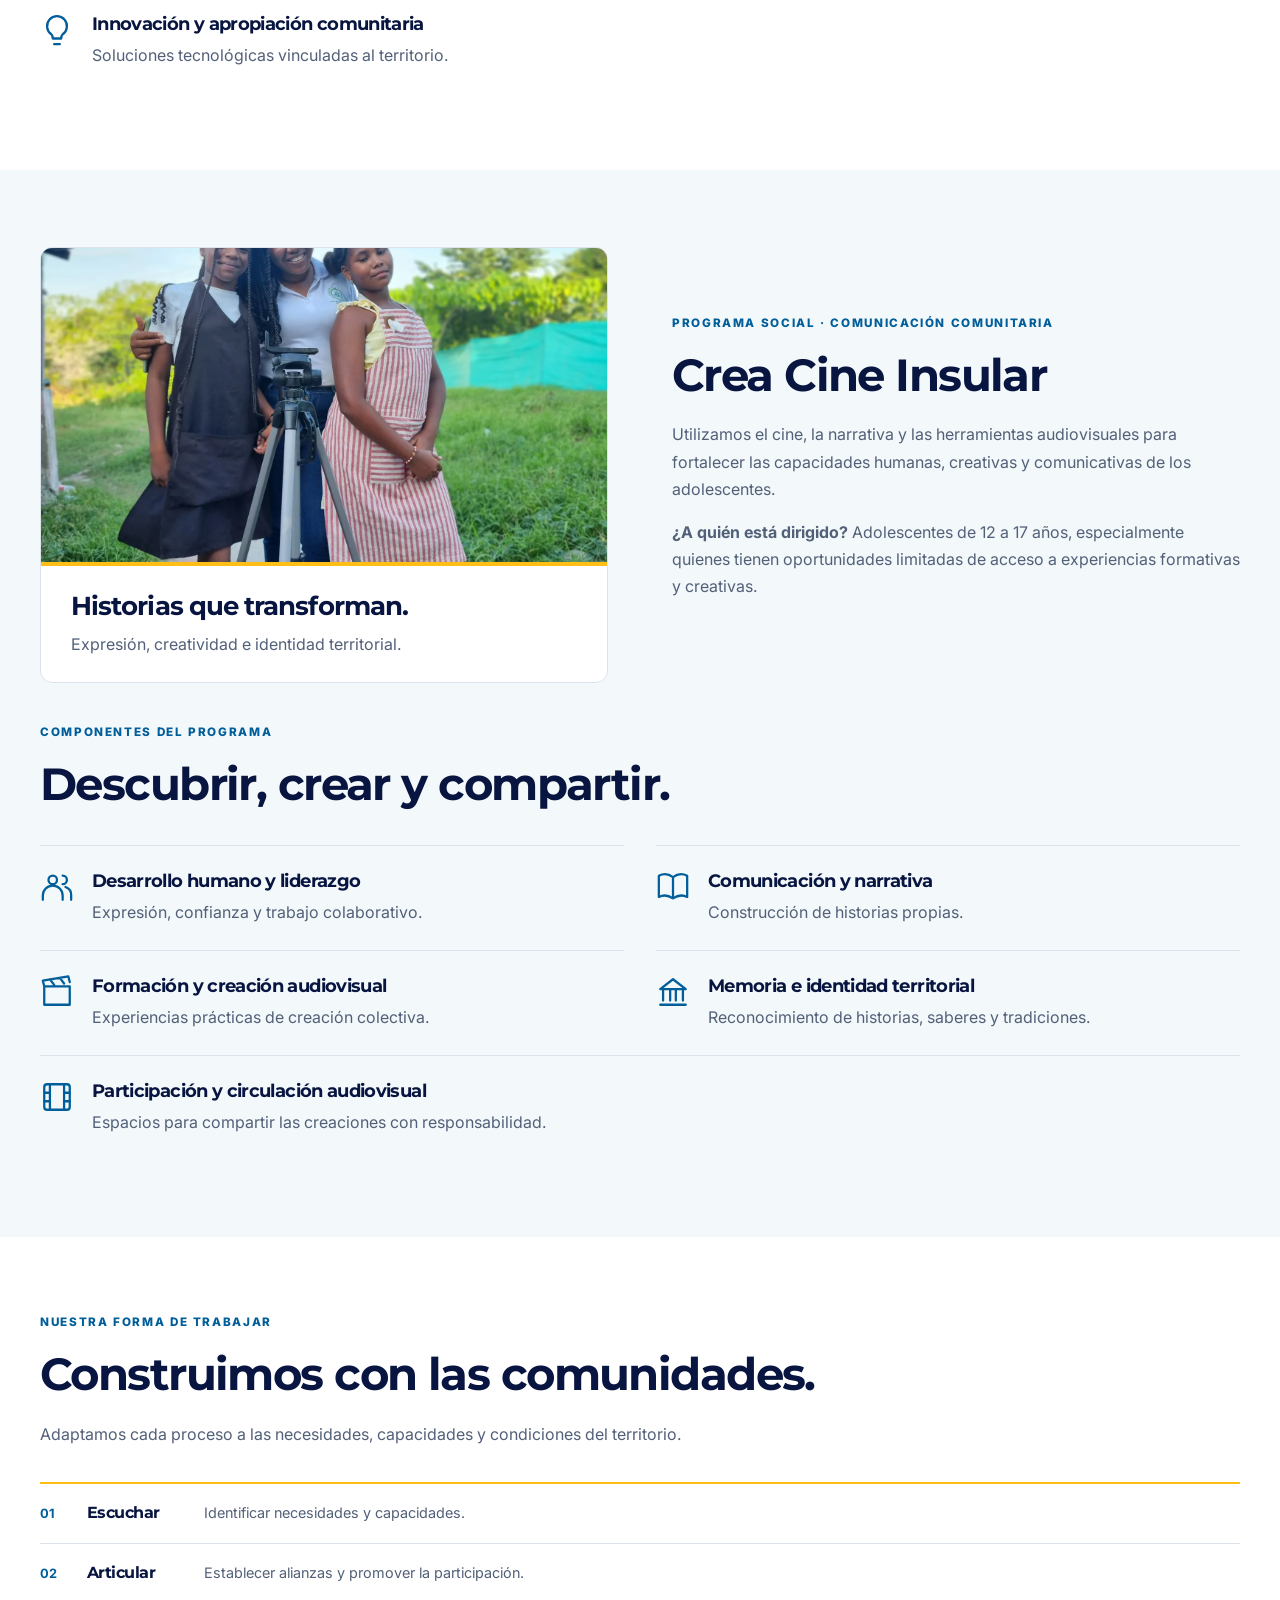
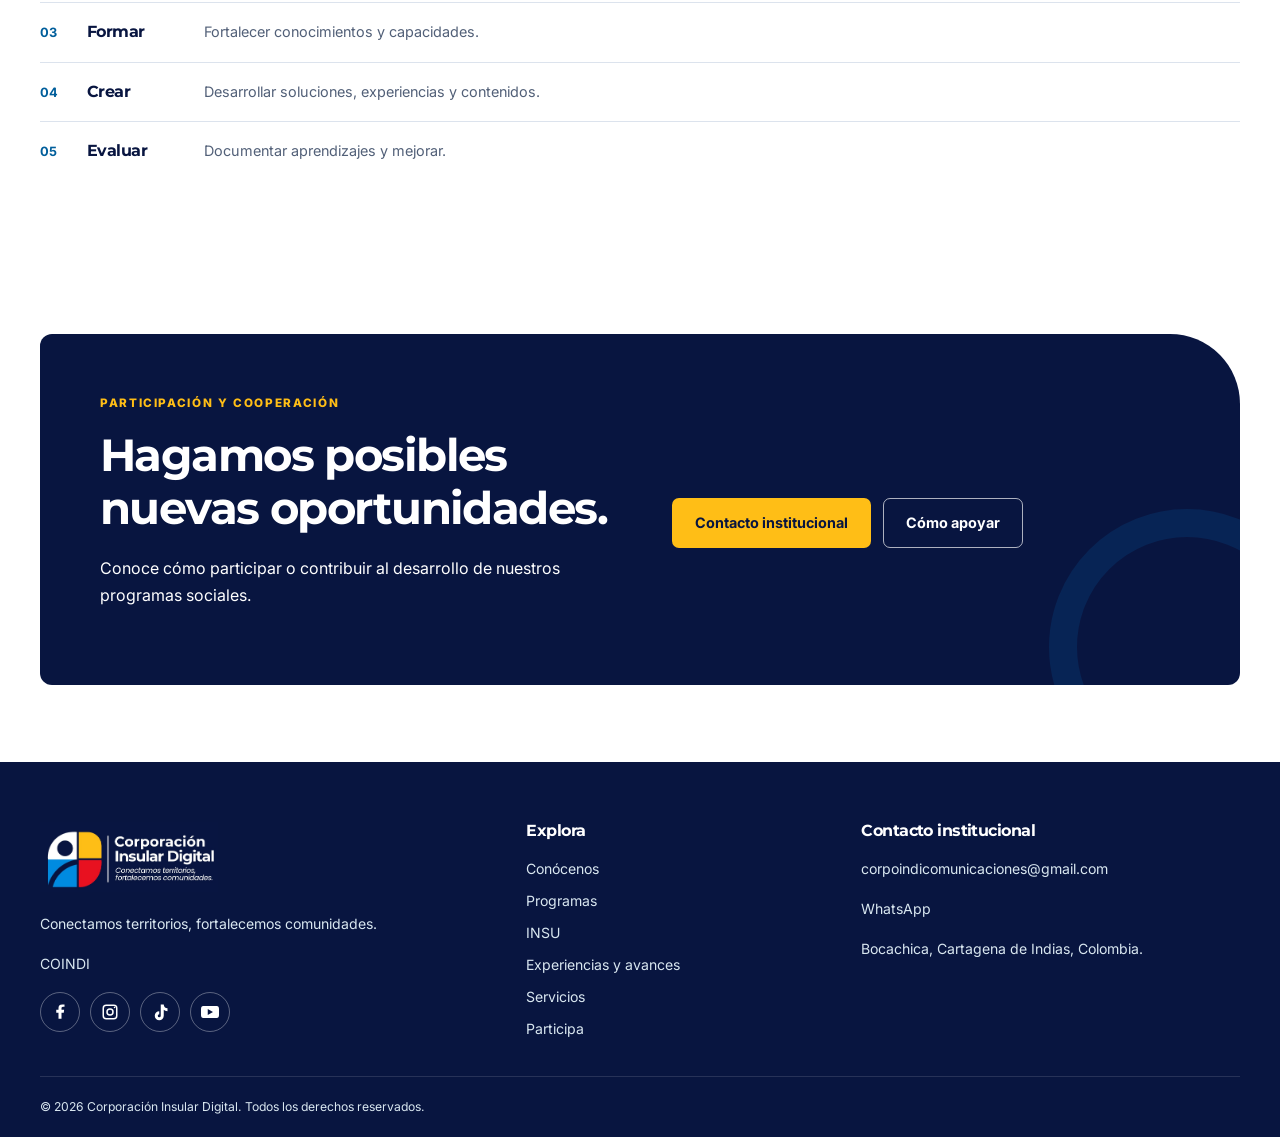
<file: programas.html>
<!DOCTYPE html>

<html lang="es"><head><meta charset="utf-8"/><meta content="width=device-width, initial-scale=1" name="viewport"/><meta content="#081540" name="theme-color"/><meta content="Conoce Conecta Insular y Crea Cine Insular, nuestros programas sociales." name="description"/><title>Programas | Corporación Insular Digital</title><link href="https://fonts.googleapis.com" rel="preconnect"/><link crossorigin="" href="https://fonts.gstatic.com" rel="preconnect"/><link href="style.css?v=20261128-2" rel="stylesheet"/><link href="https://fonts.googleapis.com/css2?family=Inter:wght@400;500;600;700&amp;family=Montserrat:wght@600;700;800&amp;display=swap" rel="stylesheet"/><style>.programs-page main > .interior-hero:before{background:linear-gradient(90deg,rgba(8,21,64,.94),rgba(8,21,64,.35)),var(--program-photo) center/cover no-repeat}.programs-page .service-list .service:last-child{grid-column:1/-1}.programs-page .program .content{flex:0 0 auto;padding-block:24px}.programs-page .program .content p:last-child{margin-bottom:0}</style></head><body class="programs-page">
<a class="skip" href="#contenido">Saltar al contenido</a><header><div class="wrap nav"><a class="brand" href="index.html"><img alt="Corporación Insular Digital" src="assets/logo-coindi-claro.png"/></a><button aria-controls="menu-principal" aria-expanded="false" aria-label="Abrir menú" class="toggle" id="boton-menu" type="button">☰</button><nav aria-label="Navegación principal" class="menu" id="menu-principal"><a href="index.html">Inicio</a><a href="conocenos.html">Conócenos</a><a aria-current="page" href="programas.html">Programas</a><a href="INSU.html">INSU</a><a href="servicios.html">Servicios</a><a class="btn yellow" href="index.html#participa">Participa</a></nav></div></header>
<main id="contenido"><section class="hero interior-hero" style="--program-photo: url('assets/portada-programas.jpg?v=20261128-2')"><div class="wrap"><div class="hero-copy"><div class="eyebrow">Programas sociales</div><h1>Fortalecemos capacidades. <span>Generamos oportunidades.</span></h1><p>Impulsamos procesos de inclusión digital y creación audiovisual que reconocen a las comunidades como protagonistas de su desarrollo.</p><div class="actions"><a class="btn yellow" href="#alfabetizacion">Conecta Insular</a><a class="btn white-outline" href="#crea-cine">Crea Cine Insular</a></div></div></div></section>
<section class="section" id="alfabetizacion"><div class="wrap"><div class="split"><div><div class="eyebrow">Programa social · Tecnología e inclusión digital</div><h2>Conecta Insular</h2><p>Fortalecemos las capacidades digitales mediante procesos de inclusión, formación y apropiación tecnológica, adaptados a las condiciones de acceso de cada comunidad.</p><p><strong>¿A quién está dirigido?</strong> Adultos mayores, niños, adolescentes, jóvenes, adultos, emprendedores y organizaciones comunitarias, según cada iniciativa.</p></div><article class="card program"><img alt="Actividad de inclusión digital" loading="lazy" src="assets/alfabetizacion-digital.jpg?v=20261128-2"/><div class="content"><h3>Tecnología para la vida.</h3><p>Aprendizaje, autonomía y participación.</p></div></article></div><div class="intro" style="margin-top:40px"><div class="eyebrow">Componentes del programa</div><h2>Aprender, conectar y participar.</h2></div><div class="service-list"><article class="service"><svg aria-hidden="true" class="line-icon" viewbox="0 0 24 24"><rect x="4" y="3" width="16" height="13" rx="2"/><path d="M4 16l-3 5h22l-3-5"/></svg><div><h3>Alfabetización digital</h3><p>Habilidades básicas y funcionales.</p></div></article><article class="service"><svg aria-hidden="true" class="line-icon" viewbox="0 0 24 24"><path d="M12 22s8-4 8-11V5l-8-3-8 3v6c0 7 8 11 8 11Z M9 12l2 2 4-4"/></svg><div><h3>Ciudadanía y seguridad digital</h3><p>Uso seguro, responsable y crítico.</p></div></article><article class="service"><svg aria-hidden="true" class="line-icon" viewbox="0 0 24 24"><rect x="6" y="2" width="12" height="20" rx="2"/><path d="M11 18h2"/></svg><div><h3>Tecnología para la vida cotidiana</h3><p>Herramientas adaptadas a las necesidades de las personas.</p></div></article><article class="service"><svg aria-hidden="true" class="line-icon" viewbox="0 0 24 24"><path d="m3 18 7-7 4 4 7-9M15 6h6v6"/></svg><div><h3>Competencias digitales y emprendimiento</h3><p>Capacidades para crear y generar oportunidades.</p></div></article><article class="service"><svg aria-hidden="true" class="line-icon" viewbox="0 0 24 24"><path d="M9 18h6M10 22h4M8 15a7 7 0 1 1 8 0c-1 1-1 2-1 3H9c0-1 0-2-1-3Z"/></svg><div><h3>Innovación y apropiación comunitaria</h3><p>Soluciones tecnológicas vinculadas al territorio.</p></div></article></div></div></section>
<section class="section light" id="crea-cine"><div class="wrap"><div class="split"><article class="card program accent"><img alt="Creación audiovisual comunitaria" loading="lazy" src="assets/crea-cine-insular.jpg?v=20261128-2"/><div class="content"><h3>Historias que transforman.</h3><p>Expresión, creatividad e identidad territorial.</p></div></article><div><div class="eyebrow">Programa social · Comunicación comunitaria</div><h2>Crea Cine Insular</h2><p>Utilizamos el cine, la narrativa y las herramientas audiovisuales para fortalecer las capacidades humanas, creativas y comunicativas de los adolescentes.</p><p><strong>¿A quién está dirigido?</strong> Adolescentes de 12 a 17 años, especialmente quienes tienen oportunidades limitadas de acceso a experiencias formativas y creativas.</p></div></div><div class="intro" style="margin-top:40px"><div class="eyebrow">Componentes del programa</div><h2>Descubrir, crear y compartir.</h2></div><div class="service-list"><article class="service"><svg aria-hidden="true" class="line-icon" viewbox="0 0 24 24"><circle cx="9" cy="7" r="3"/><path d="M2 21v-3a7 7 0 0 1 14 0v3M16 4a3 3 0 0 1 0 6M22 21v-3a6 6 0 0 0-4-6"/></svg><div><h3>Desarrollo humano y liderazgo</h3><p>Expresión, confianza y trabajo colaborativo.</p></div></article><article class="service"><svg aria-hidden="true" class="line-icon" viewbox="0 0 24 24"><path d="M12 5C8 2 4 3 2 4v15c4-2 7-1 10 1 3-2 6-3 10-1V4c-2-1-6-2-10 1v15"/></svg><div><h3>Comunicación y narrativa</h3><p>Construcción de historias propias.</p></div></article><article class="service"><svg aria-hidden="true" class="line-icon" viewbox="0 0 24 24"><path d="M3 8h18v13H3zM3 8l-1-4 18-3 1 4M7 3l3 4m4-5 3 4"/></svg><div><h3>Formación y creación audiovisual</h3><p>Experiencias prácticas de creación colectiva.</p></div></article><article class="service"><svg aria-hidden="true" class="line-icon" viewbox="0 0 24 24"><path d="M3 10h18L12 3 3 10ZM5 10v8M10 10v8M14 10v8M19 10v8M3 21h18"/></svg><div><h3>Memoria e identidad territorial</h3><p>Reconocimiento de historias, saberes y tradiciones.</p></div></article><article class="service"><svg aria-hidden="true" class="line-icon" viewbox="0 0 24 24"><rect x="3" y="3" width="18" height="18" rx="2"/><path d="M7 3v18M17 3v18M3 9h4M3 15h4M17 9h4M17 15h4"/></svg><div><h3>Participación y circulación audiovisual</h3><p>Espacios para compartir las creaciones con responsabilidad.</p></div></article></div></div></section>
<section class="section"><div class="wrap"><div class="intro"><div class="eyebrow">Nuestra forma de trabajar</div><h2>Construimos con las comunidades.</h2><p>Adaptamos cada proceso a las necesidades, capacidades y condiciones del territorio.</p></div><div class="method"><article><span>01</span><h3>Escuchar</h3><p>Identificar necesidades y capacidades.</p></article><article><span>02</span><h3>Articular</h3><p>Establecer alianzas y promover la participación.</p></article><article><span>03</span><h3>Formar</h3><p>Fortalecer conocimientos y capacidades.</p></article><article><span>04</span><h3>Crear</h3><p>Desarrollar soluciones, experiencias y contenidos.</p></article><article><span>05</span><h3>Evaluar</h3><p>Documentar aprendizajes y mejorar.</p></article></div></div></section><section class="section call"><div class="wrap split"><div><div class="eyebrow">Participación y cooperación</div><h2>Hagamos posibles nuevas oportunidades.</h2><p>Conoce cómo participar o contribuir al desarrollo de nuestros programas sociales.</p></div><div class="actions"><a class="btn yellow" href="https://wa.me/573215978125">Contacto institucional</a><a class="btn white-outline" href="donar.html">Cómo apoyar</a></div></div></section></main>
<footer><div class="wrap"><div class="footer-grid"><div><img alt="Corporación Insular Digital" class="footer-logo" loading="lazy" src="assets/logo-coindi-oscuro.png"/><p>Conectamos territorios, fortalecemos comunidades.</p><p>COINDI</p><nav aria-label="Redes sociales de COINDI" class="footer-social"><a aria-label="Facebook de COINDI" href="https://www.facebook.com/corpoindi" rel="noopener noreferrer" target="_blank" title="Facebook"><svg aria-hidden="true" focusable="false" viewbox="0 0 24 24"><path d="M14 21v-8h3l.5-4H14V7c0-1 .5-2 2-2h2V2h-3c-4 0-5 2-5 5v2H7v4h3v8z" fill-rule="evenodd"></path></svg></a><a aria-label="Instagram de COINDI" href="https://www.instagram.com/corpoindi/" rel="noopener noreferrer" target="_blank" title="Instagram"><svg aria-hidden="true" focusable="false" viewbox="0 0 24 24"><path d="M7 2h10a5 5 0 0 1 5 5v10a5 5 0 0 1-5 5H7a5 5 0 0 1-5-5V7a5 5 0 0 1 5-5z M7 4a3 3 0 0 0-3 3v10a3 3 0 0 0 3 3h10a3 3 0 0 0 3-3V7a3 3 0 0 0-3-3z M12 7a5 5 0 1 0 0 10 5 5 0 0 0 0-10z M12 9a3 3 0 1 1 0 6 3 3 0 0 1 0-6z M18 5a1 1 0 1 0 0 2 1 1 0 0 0 0-2z" fill-rule="evenodd"></path></svg></a><a aria-label="TikTok de COINDI" href="https://www.tiktok.com/@corpoindi" rel="noopener noreferrer" target="_blank" title="TikTok"><svg aria-hidden="true" focusable="false" viewbox="0 0 24 24"><path d="M13 2h4c0 3 2 5 5 5v4c-2 0-4-1-5-2v8a6 6 0 1 1-6-6v4a2 2 0 1 0 2 2z" fill-rule="evenodd"></path></svg></a><a aria-label="YouTube de COINDI" href="https://www.youtube.com/@corpoindi" rel="noopener noreferrer" target="_blank" title="YouTube"><svg aria-hidden="true" focusable="false" viewbox="0 0 24 24"><path d="M3 4h18q3 0 3 4v8q0 4-3 4H3q-3 0-3-4V8q0-4 3-4z M9 8v8l7-4z" fill-rule="evenodd"></path></svg></a></nav></div><div><h3>Explora</h3><nav aria-label="Enlaces del pie de página" class="footer-links"><a href="conocenos.html">Conócenos</a><a href="programas.html">Programas</a><a href="INSU.html">INSU</a><a href="index.html#impacto">Experiencias y avances</a><a href="servicios.html">Servicios</a><a href="index.html#participa">Participa</a></nav></div><div><h3>Contacto institucional</h3><p><a href="mailto:corpoindicomunicaciones@gmail.com">corpoindicomunicaciones@gmail.com</a></p><p><a href="https://wa.me/573215978125">WhatsApp</a></p><p>Bocachica, Cartagena de Indias, Colombia.</p></div></div><div class="legal">© <span id="anio">2026</span> Corporación Insular Digital. Todos los derechos reservados.</div></div></footer>
<script>const boton=document.getElementById('boton-menu'),menu=document.getElementById('menu-principal');function abrir(estado){menu.classList.toggle('open',estado);boton.setAttribute('aria-expanded',String(estado));boton.setAttribute('aria-label',estado?'Cerrar menú':'Abrir menú');boton.textContent=estado?'✕':'☰';}boton.addEventListener('click',()=>abrir(!menu.classList.contains('open')));menu.querySelectorAll('a').forEach(a=>a.addEventListener('click',()=>abrir(false)));document.addEventListener('click',e=>{if(!menu.contains(e.target)&&!boton.contains(e.target))abrir(false)});document.addEventListener('keydown',e=>{if(e.key==='Escape'&&menu.classList.contains('open')){abrir(false);boton.focus()}});window.matchMedia('(max-width:600px)').addEventListener('change',()=>abrir(false));document.getElementById('anio').textContent=new Date().getFullYear();document.documentElement.classList.add('js');</script></body></html>
</file>
<file: style.css>
/* COINDI — sistema visual institucional */
:root{--primary:#081540;--navy:#081540;--blue:#008BE0;--yellow:#FFBE16;--light:#F3F8FA;--white:#fff;--text:#172344;--muted:#526078;--border:#dce3ed;--red:#E81120;--radius:12px;--heading:Montserrat,Arial,sans-serif;--body:Inter,Arial,sans-serif}
*{box-sizing:border-box}html{scroll-behavior:smooth;scroll-padding-top:100px}body{margin:0;font:16px/1.7 var(--body);color:var(--text);background:white}img{display:block;max-width:100%}a{color:inherit;text-decoration:none}button{font:inherit}a:focus-visible,button:focus-visible{outline:3px solid var(--blue);outline-offset:4px}h1,h2,h3,p{margin:0}h1,h2,h3{font-family:var(--heading);line-height:1.18;letter-spacing:-.035em}h2{font-size:clamp(1.85rem,3.5vw,2.9rem);color:var(--navy);margin-bottom:20px}h3{font-size:1.35rem;color:var(--navy)}p{margin:0 0 16px} .wrap{width:min(1200px,calc(100% - 48px));margin-inline:auto}.skip{position:absolute;top:-100px;left:12px;z-index:2000;background:white;padding:12px}.skip:focus{top:10px}header{position:sticky;top:0;z-index:100;background:#fff;border-bottom:1px solid var(--border)}.nav{min-height:82px;display:flex;align-items:center;justify-content:space-between;gap:24px}.brand img{width:180px;height:64px;object-fit:contain}.menu{display:flex;align-items:center;gap:clamp(12px,2vw,26px);font-size:.88rem;font-weight:700}.menu a:not(.btn){position:relative}.menu a:not(.btn):after{content:'';position:absolute;bottom:-9px;left:0;width:100%;height:2px;background:var(--yellow);transform:scaleX(0);transition:transform .2s}.menu a:hover:after,.menu a[aria-current]:after{transform:scaleX(1)}.menu a[aria-current]{color:var(--primary)}.toggle{display:none;border:1px solid var(--border);background:white;color:var(--primary);border-radius:8px;padding:8px 14px}.btn{display:inline-flex;align-items:center;justify-content:center;min-height:48px;padding:12px 22px;border:1px solid transparent;border-radius:7px;font-weight:700;font-size:.9rem;transition:transform .2s,background .2s;text-align:center}.btn:hover{transform:translateY(-2px)}.yellow{background:var(--yellow);color:var(--navy)}.yellow:hover{background:#ffd35c}.dark{background:var(--primary);color:white}.white-outline{border-color:#ffffffaa;color:white}.white-outline:hover{background:#ffffff18}.actions{display:flex;flex-wrap:wrap;gap:12px;margin-top:26px}.eyebrow{font-size:.73rem;font-weight:800;letter-spacing:.14em;text-transform:uppercase;color:#005e9b;margin-bottom:15px}.hero{position:relative;isolation:isolate;overflow:hidden;display:flex;align-items:center;min-height:560px;color:white;background:linear-gradient(105deg,var(--navy),var(--primary));border-bottom:4px solid var(--yellow)}.hero:before{content:'';position:absolute;inset:0;z-index:-2;background:linear-gradient(90deg,rgba(8,21,64,.94),rgba(8,21,64,.35)),url('assets/bocachica-portada.jpg') center/cover no-repeat}.hero-copy{padding-block:76px;position:relative;z-index:1}.hero .eyebrow,.inverse .eyebrow{color:#b9e2ff}.hero h1{font-size:clamp(2.4rem,5.2vw,4.5rem);max-width:1000px;line-height:1.08;margin-bottom:24px}.hero h1 span{display:block;color:var(--yellow)}.hero p{max-width:690px;color:#e8f4f7}.hero .location{margin-top:24px;font-size:.85rem}.hero-shape{position:absolute;right:-150px;bottom:-210px;width:470px;height:470px;border:70px solid #008BE025;border-radius:50%;z-index:-1;pointer-events:none}.section{padding-block:clamp(58px,8vw,108px)}.light{background:var(--light)}.split,.grid2{display:grid;grid-template-columns:repeat(2,minmax(0,1fr));gap:clamp(24px,5vw,64px)}.split{align-items:center}.grid2{gap:24px}.intro{max-width:850px;margin-bottom:34px}.intro p,.section:not(.inverse):not(.call) p{color:var(--muted)}.link{display:inline-block;color:#005e9b;font-weight:700;border-bottom:1px solid currentColor;margin-top:10px}.purpose,.axis,.insu-mark,.call .wrap{position:relative;isolation:isolate;overflow:hidden}.purpose{padding:clamp(26px,4vw,52px);background:var(--primary);border-radius:0 76px 0 0;border-left:5px solid var(--yellow)}.purpose h3{color:white;font-size:clamp(1.4rem,2.5vw,2rem);line-height:1.35}.purpose .eyebrow,.call .eyebrow{color:var(--yellow)}.purpose:after,.axis:after,.call .wrap:after{content:'';position:absolute;z-index:-1;right:-70px;bottom:-95px;width:220px;height:220px;border:34px solid currentColor;opacity:.07;border-radius:50%;pointer-events:none}.purpose{color:white}.axis{padding:36px;border-radius:var(--radius) 64px var(--radius) var(--radius)}.axis-dark{background:var(--navy);color:white}.axis-dark h3,.section .axis-dark p{color:white!important}.axis-dark .eyebrow{color:#b9e2ff}.axis-light{background:#e4f2fc;color:var(--primary)}.axis h3{margin-bottom:12px}.line-icon{width:34px;height:34px;fill:none;stroke:currentColor;stroke-width:1.5;stroke-linecap:round;stroke-linejoin:round;flex-shrink:0;color:#005e9b}.axis .line-icon{margin-bottom:20px}.axis-dark .line-icon{color:var(--yellow)}.method-layout{display:grid;grid-template-columns:.8fr 1.2fr;align-items:center;gap:40px}.cycle{width:min(100%,340px);margin:auto;display:block}.method article{display:grid;grid-template-columns:35px 105px 1fr;gap:12px;align-items:baseline;padding:17px 0;border-top:1px solid var(--border)}.method article:first-child{border-top:2px solid var(--yellow)}.method span{color:#005e9b;font-weight:700;font-size:.8rem}.method h3{font-size:1rem}.method p{font-size:.9rem;margin:0}.card{background:white;border:1px solid var(--border);border-radius:var(--radius);overflow:hidden}.program{display:flex;flex-direction:column;transition:transform .2s}.program:hover{transform:translateY(-3px)}.program img{width:100%;aspect-ratio:16/9;object-fit:cover;border-bottom:4px solid var(--blue)}.program.accent img{border-color:var(--yellow)}.content{padding:30px;display:flex;flex-direction:column;flex:1;align-items:flex-start}.program h3{font-size:1.65rem;margin-bottom:10px}.section .program .program-claim{font-weight:700;color:var(--navy)}.status{font-size:.84rem;margin-top:auto}.insu{background:var(--navy);color:white}.inverse h2{color:white}.insu-mark{background:#13274e;border-radius:0 100px 0 0;border-left:4px solid #ffffff45;padding:44px;display:grid;gap:8px}.insu-mark strong{font:800 clamp(4rem,9vw,7rem)/1 var(--heading);letter-spacing:-.07em}.insu-mark span{font-weight:600}.experience{padding:25px 0 20px 24px;border-left:3px solid var(--blue)}.experience:nth-child(2){border-color:var(--yellow)}.experience h3{margin-bottom:12px}.service-list{display:grid;grid-template-columns:repeat(2,minmax(0,1fr));gap:0 32px}.service{display:flex;gap:18px;border-top:1px solid var(--border);padding:24px 0}.service h3{font-size:1.15rem;margin-bottom:7px}.service p{margin:0}.call{padding-top:20px}.call .wrap{padding:clamp(26px,5vw,60px);background:var(--primary);color:white;border-radius:var(--radius) 70px var(--radius) var(--radius)}.call h2{color:white}.participation-types{display:flex;flex-wrap:wrap;gap:12px;font-size:.8rem}.participation-types span:before{content:'+ ';color:var(--yellow)}footer{background:var(--navy);color:#d9e7f0;padding:60px 0 20px;font-size:.88rem}.footer-grid{display:grid;grid-template-columns:1.2fr .8fr 1fr;gap:32px}.footer-logo{width:190px;height:70px;object-fit:contain;object-position:left;margin-bottom:20px}footer h3{color:white;font-size:1rem;margin-bottom:16px}.footer-links{display:grid;gap:8px}footer a{overflow-wrap:anywhere}footer a:hover{color:var(--yellow)}.legal{border-top:1px solid #ffffff20;margin-top:35px;padding-top:20px;font-size:.76rem}
@media(max-width:850px){.nav{min-height:72px}.brand img{width:150px;height:55px}.js .toggle{display:block}.menu{flex-wrap:wrap}.js .menu{display:none;position:absolute;top:100%;left:0;right:0;background:white;padding:22px 24px;box-shadow:0 12px 25px #08154015;flex-direction:column;align-items:stretch}.js .menu.open{display:flex}.menu a:not(.btn){padding:8px 0}.hero{min-height:480px}.split,.method-layout{gap:28px}.method article{grid-template-columns:28px 1fr}.method p{grid-column:2}.footer-grid{grid-template-columns:1fr 1fr}.footer-grid>div:first-child{grid-column:1/-1}}
@media(max-width:600px){.wrap{width:calc(100% - 36px)}.split,.grid2,.method-layout,.service-list,.footer-grid{grid-template-columns:1fr}.hero-copy{padding-block:60px}.hero h1{font-size:clamp(2.15rem,9vw,3.2rem);overflow-wrap:anywhere}.hero:before{background-position:center}.hero-shape{width:300px;height:300px;right:-120px;bottom:-130px;border-width:45px}.section{padding-block:54px}.axis,.content{padding:25px}.call .wrap{padding:30px 24px}.call .actions{margin-top:0}.footer-grid>div:first-child{grid-column:auto}.insu-mark{padding:32px}.method article{grid-template-columns:30px 1fr}.cycle{max-width:260px}.nav{gap:12px}.hero .actions .btn{flex:1 1 auto}}
@media(prefers-reduced-motion:reduce){html{scroll-behavior:auto}*,*:before,*:after{transition:none!important;animation:none!important}}

/* Geometría modular del manual: comunidad, transformación, conexión e integración. */
.stripe{height:4px;background:var(--navy)}
.hero{background:var(--navy);border-bottom:0}
.hero:before{background:linear-gradient(90deg,rgba(8,21,64,.96),rgba(8,21,64,.75) 48%,rgba(8,21,64,.25)),url('assets/bocachica-portada.jpg') center/cover no-repeat}
.hero-copy{max-width:760px}.hero h1{font-weight:800}.hero-shape{display:none}

.geometry{height:4px;background:var(--yellow)}
.purpose{background:var(--navy);border-radius:0 80px 0 0}.purpose:after{border-color:var(--blue);opacity:.35}
.axis-light{background:#e4f2fc}.axis-dark:after{border-color:var(--blue);opacity:.3}.axis-light:after{border-color:var(--blue);opacity:.15}
.axis-dark{border-bottom:4px solid var(--blue)}.axis-light{border-bottom:4px solid var(--yellow)}
.program .content{position:relative}
.insu-mark{background:#13274e}
.experience:nth-child(2){border-color:var(--yellow)}.call .wrap{background:var(--navy)}.call .wrap:after{border-color:var(--blue);opacity:.3}
@media(max-width:850px){.hero-copy{padding-bottom:100px}}
@media(max-width:600px){.hero-copy{padding-bottom:100px}.nav{flex-wrap:wrap}.js .nav{flex-wrap:nowrap}}

/* Layout de portada: el contenedor y la columna son independientes. */
main > .hero{display:flex;flex-direction:column;justify-content:center;align-items:stretch;position:relative;overflow:hidden;min-height:560px;border-bottom:4px solid var(--yellow)}
main > .hero > .wrap{display:block;position:relative;z-index:2;width:min(1200px,calc(100% - 48px));margin-inline:auto}
main > .hero .hero-copy{display:block;width:100%;max-width:760px;margin:0;padding:76px 0 90px}
main > .hero .hero-copy > *{max-width:100%}
main > .hero .hero-copy h1{font-size:clamp(2.25rem,5vw,4.5rem);line-height:1.08;margin-bottom:22px}
main > .hero .hero-copy p{max-width:590px}
main > .hero .hero-copy .actions{display:flex;flex-wrap:wrap;gap:12px}
svg.line-icon,svg.line-icon *{fill:none;stroke:currentColor;stroke-width:1.6;stroke-linecap:round;stroke-linejoin:round}
svg.line-icon{color:#005e9b;width:34px;height:34px;flex:none}
.axis-dark svg.line-icon{color:var(--yellow)}
.purpose .eyebrow,.call .eyebrow{color:var(--yellow)}
.section{padding-block:clamp(48px,6vw,80px)}
#programas{background:white}
.call .actions{justify-content:flex-start}
@media(max-width:850px){main > .hero{min-height:480px}main > .hero .hero-copy{padding:60px 0 85px}}
@media(max-width:600px){main > .hero > .wrap{width:calc(100% - 36px)}main > .hero .hero-copy{padding:48px 0 75px}main > .hero .hero-copy h1{font-size:clamp(2rem,8.4vw,3rem)}main > .hero > svg.section{padding-block:48px}}

/* Composición geométrica: cada forma cumple una función de encuadre. */
.purpose:after{width:150px;height:150px;right:-48px;bottom:-65px;border:0;background:var(--blue);border-radius:50%;opacity:.12}
.axis-dark:after{width:190px;height:190px;right:-76px;bottom:-90px;border:0;background:var(--blue);border-radius:0;clip-path:polygon(100% 0,100% 100%,0 100%);opacity:.20}
.axis-light:after{width:180px;height:90px;right:-45px;bottom:0;border:0;background:var(--blue);border-radius:90px 90px 0 0;opacity:.10}
.call .wrap:after{width:220px;height:220px;right:-85px;bottom:-100px;border:28px solid var(--blue);border-radius:50%;opacity:.13}
.insu-mark{border-radius:12px;border:1px solid #ffffff35;background:#13274e}

/* Componentes compartidos de navegación e interiores */
@media (min-width:601px) and (max-width:850px){
 header .nav, .js header .nav{flex-wrap:nowrap;justify-content:space-between;gap:10px;padding:0;}
 header .brand{flex:0 1 150px;min-width:80px;}
 header .brand img{width:100%;height:55px;object-fit:contain;}
 .js header .toggle{display:none;}
 header .menu,.js header .menu,.js header .menu.open{display:flex;position:static;flex:0 0 auto;flex-direction:row;align-items:center;justify-content:flex-end;flex-wrap:nowrap;width:auto;padding:0;box-shadow:none;gap:clamp(7px,1.2vw,12px);white-space:nowrap;}
 header .menu a:not(.btn){padding:4px 0;}
 header .menu .btn{padding-inline:12px;}
}
@media(max-width:600px){.js .toggle{display:block}.js .menu{display:none}.js .menu.open{display:flex}}
main > .interior-hero{min-height:480px}
main > .interior-hero:before{background:linear-gradient(90deg,rgba(8,21,64,.94),rgba(8,21,64,.35)),url('assets/portada-conocenos.jpg') center/cover no-repeat}
main > .interior-hero .hero-copy{padding:76px 0}
.breadcrumb{display:flex;align-items:center;gap:10px;font-size:.85rem;color:#e8f4f7;margin-bottom:22px}.breadcrumb a{text-decoration:underline;text-underline-offset:4px}
.values-grid{grid-template-columns:repeat(3,minmax(0,1fr))}.values-grid .service,.trust-grid .service{align-items:flex-start}.trust-grid .service:last-child{grid-column:1/-1}
.about-page .axis p{margin-bottom:0}.trust-structure{margin-top:32px;padding:26px;border-top:2px solid var(--blue);background:white}.trust-org{display:grid;grid-template-columns:repeat(3,minmax(0,1fr));gap:20px;margin-top:18px}.trust-org p,.trust-contact p{margin-bottom:0}.trust-contact{display:flex;align-items:center;justify-content:space-between;gap:24px;margin-top:28px}.trust-contact h3{margin-bottom:10px}
@media(max-width:850px){.values-grid{grid-template-columns:repeat(2,minmax(0,1fr))}}
@media(max-width:600px){main > .interior-hero{min-height:420px}main > .interior-hero .hero-copy{padding:48px 0}.values-grid,.trust-org{grid-template-columns:1fr}.trust-contact{align-items:flex-start;flex-direction:column}}

/* Redes sociales del pie de página */
.footer-social{display:flex;flex-wrap:wrap;gap:10px;margin-top:16px}
.footer-social a{display:inline-flex;align-items:center;justify-content:center;width:40px;height:40px;border:1px solid #ffffff55;border-radius:50%;color:#fff;transition:color .2s,border-color .2s,background .2s}
.footer-social svg{width:18px;height:18px;fill:currentColor}
.footer-social a:hover,.footer-social a:focus-visible{color:var(--yellow);border-color:var(--yellow);background:#ffffff0d}

/* Servicios: componentes exclusivos de esta página */
.services-page main > .services-hero:before{background:linear-gradient(90deg,rgba(8,21,64,.96),rgba(8,21,64,.76) 48%,rgba(8,21,64,.24)),url('assets/servicios-produccion.jpg?v=20261128-2') center/cover no-repeat,url('assets/bocachica-portada.jpg?v=20261128-2') center/cover no-repeat}
.services-page .service-offers{display:grid;grid-template-columns:repeat(2,minmax(0,1fr));gap:24px}
.services-page .offer{padding:32px;border-top:4px solid var(--blue);display:flex;flex-direction:column;align-items:flex-start}
.services-page .offer:nth-child(2n){border-top-color:var(--yellow)}
.services-page .offer h3{margin:16px 0 12px}.services-page .offer .link{margin-top:auto}
.services-page .service-photo{min-height:340px;border-radius:12px 64px 12px 12px;background:url('assets/servicios-produccion.jpg?v=20261128-2') center/cover no-repeat,url('assets/bocachica-portada.jpg?v=20261128-2') center/cover no-repeat var(--navy);border-bottom:4px solid var(--yellow)}
.services-page .service-process{display:grid;grid-template-columns:repeat(4,minmax(0,1fr));gap:24px}.services-page .service-process article{border-top:3px solid var(--blue);padding:22px 0}.services-page .service-process span{font:800 2rem var(--heading);color:#005e9b}.services-page .service-process h3{margin:12px 0;font-size:1.15rem}
@media(max-width:850px){.services-page .service-process{grid-template-columns:repeat(2,minmax(0,1fr))}}
@media(max-width:600px){.services-page .service-offers,.services-page .service-process{grid-template-columns:1fr}.services-page .offer{padding:24px}.services-page .service-photo{min-height:240px}}
</file>
